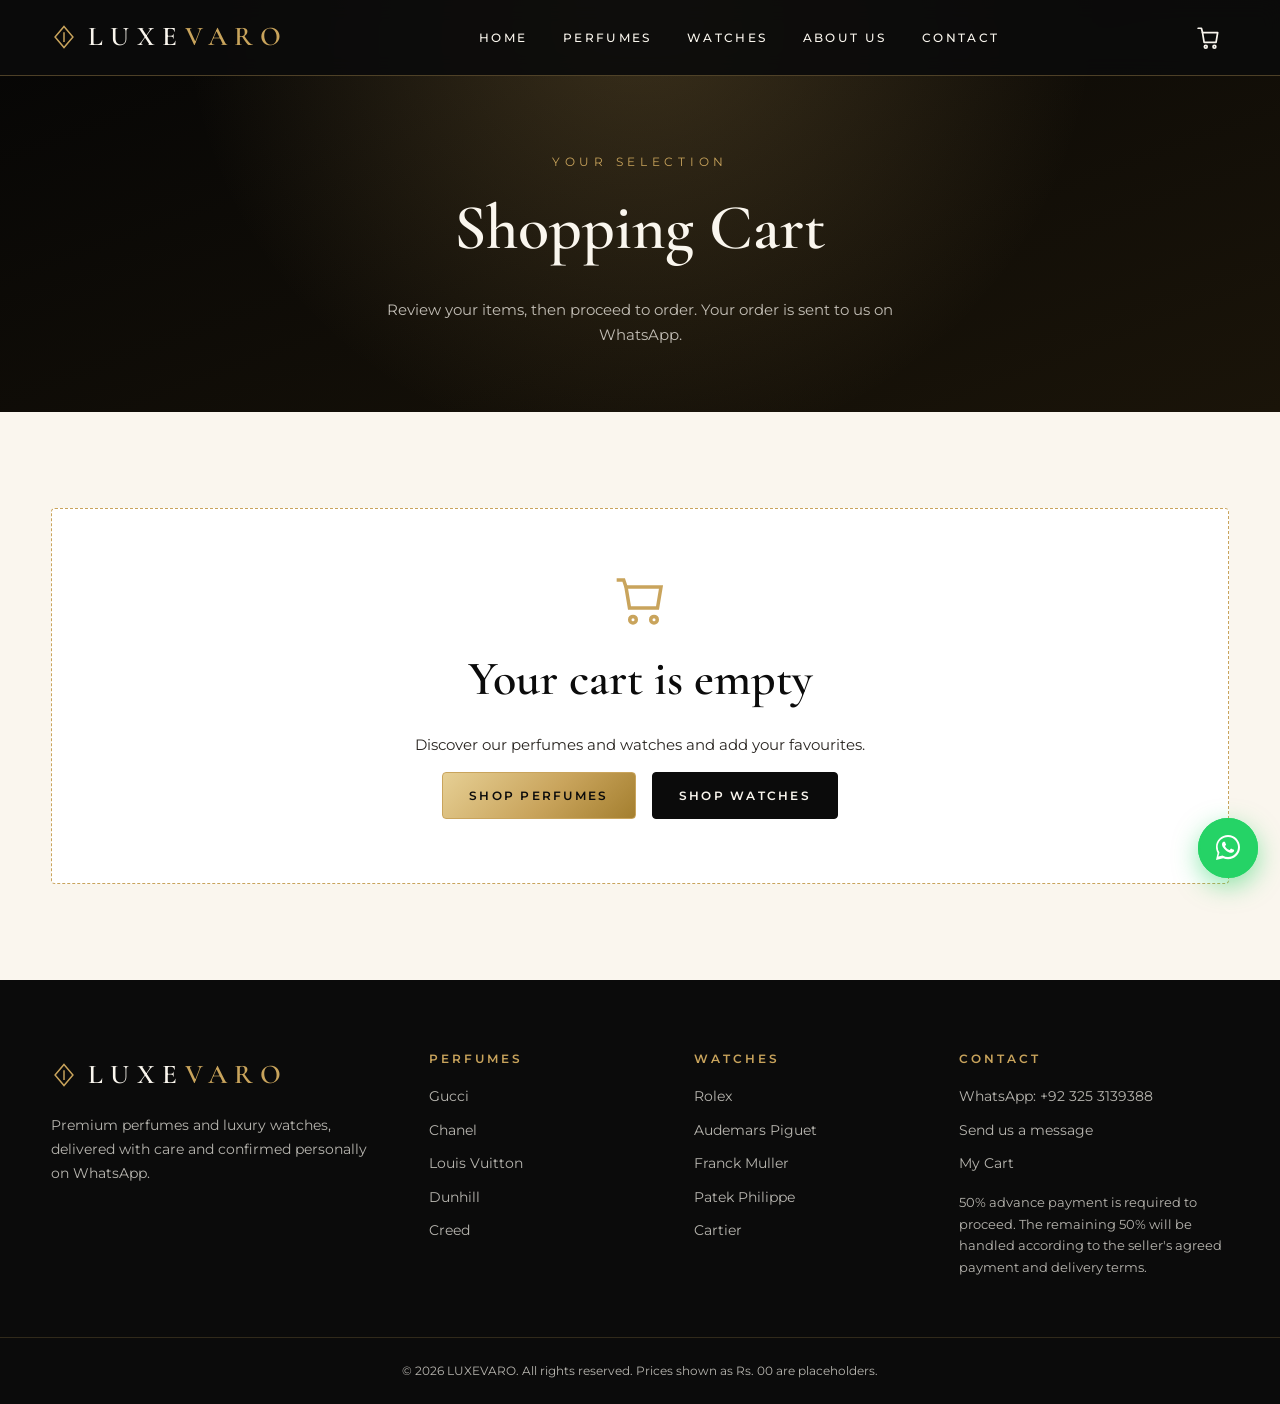
<file: cart.html>
<!DOCTYPE html>
<html lang="en" class="no-js">
<head>
  <meta charset="UTF-8">
  <meta name="viewport" content="width=device-width, initial-scale=1">
  <title>Shopping Cart | LUXEVARO</title>
  <meta name="description" content="Review your LUXEVARO cart and place your order via WhatsApp.">
  <link rel="icon" type="image/svg+xml" href="assets/images/favicon.svg">
  <link rel="preconnect" href="https://fonts.googleapis.com">
  <link rel="preconnect" href="https://fonts.gstatic.com" crossorigin>
  <link href="https://fonts.googleapis.com/css2?family=Cormorant+Garamond:ital,wght@0,500;0,600;0,700;1,500&family=Montserrat:wght@400;500;600&display=swap" rel="stylesheet">
  <link rel="stylesheet" href="css/style.css">
</head>
<body>
  <!-- Header is built by js/main.js -->
  <header id="site-header"></header>

  <main>
    <section class="page-hero">
      <div class="container">
        <span class="eyebrow">Your Selection</span>
        <h1>Shopping Cart</h1>
        <p>Review your items, then proceed to order. Your order is sent to us on WhatsApp.</p>
      </div>
    </section>

    <section class="section">
      <div class="container">
        <!-- Cart contents are rendered by js/cart.js -->
        <div id="cart-root" aria-live="polite"></div>
      </div>
    </section>
  </main>

  <!-- ORDER MODAL -->
  <div class="modal" id="order-modal" role="dialog" aria-modal="true" aria-labelledby="order-title">
    <div class="modal-dialog">
      <div class="modal-head">
        <h3 id="order-title">Delivery Details</h3>
        <button type="button" class="modal-close" data-close-modal aria-label="Close">&times;</button>
      </div>
      <div class="modal-body">
        <form id="order-form" novalidate>
          <p class="lead">Fill in your details. We will open WhatsApp with your order message ready to send.</p>
          <div class="form-row">
            <div class="field"><label for="o-name">Full Name</label><input id="o-name" name="name" type="text" autocomplete="name"><span class="error">Please enter your full name.</span></div>
            <div class="field"><label for="o-phone">Contact Number</label><input id="o-phone" name="phone" type="tel" autocomplete="tel" placeholder="+92 300 0000000"><span class="error">Please enter a valid contact number.</span></div>
          </div>
          <div class="field"><label for="o-city">City</label><input id="o-city" name="city" type="text" autocomplete="address-level2"><span class="error">Please enter your city.</span></div>
          <div class="field"><label for="o-address">Complete Delivery Address</label><textarea id="o-address" name="address" autocomplete="street-address"></textarea><span class="error">Please enter your complete address (at least 10 characters).</span></div>
          <div class="field"><label for="o-notes">Notes <span class="opt">(optional)</span></label><textarea id="o-notes" name="notes" style="min-height:70px"></textarea></div>

          <div class="terms-box">
            <p><strong>Payment terms:</strong> 50% advance payment. The remaining 50% will be handled according to the seller's agreed payment and delivery terms.</p>
            <p><strong>Please note:</strong> your order is confirmed only after the seller responds on WhatsApp.</p>
          </div>
          <div class="check">
            <input type="checkbox" id="o-agree" name="agree">
            <label for="o-agree" style="text-transform:none;letter-spacing:0;font-weight:400;margin:0">I understand the payment terms and that my order is confirmed only after the seller replies on WhatsApp.</label>
          </div>
          <button type="submit" class="btn btn-gold" style="width:100%">Send Order on WhatsApp</button>
        </form>

        <div class="redirect-note" id="order-redirect" hidden>
          <h3>Opening WhatsApp...</h3>
          <p>Send the pre-filled message to complete your request. If WhatsApp does not open automatically, use the button below.</p>
          <a class="btn btn-gold" id="order-whatsapp-link" href="#" target="_self">Open WhatsApp</a>
          <p class="mt-2" style="font-size:.85rem"><a href="#" data-close-modal style="text-decoration:underline">Back to cart</a></p>
        </div>
      </div>
    </div>
  </div>

  <footer id="site-footer"></footer>

  <script src="js/products.js"></script>
  <script src="js/cart.js"></script>
  <script src="js/main.js"></script>
</body>
</html>
</file>
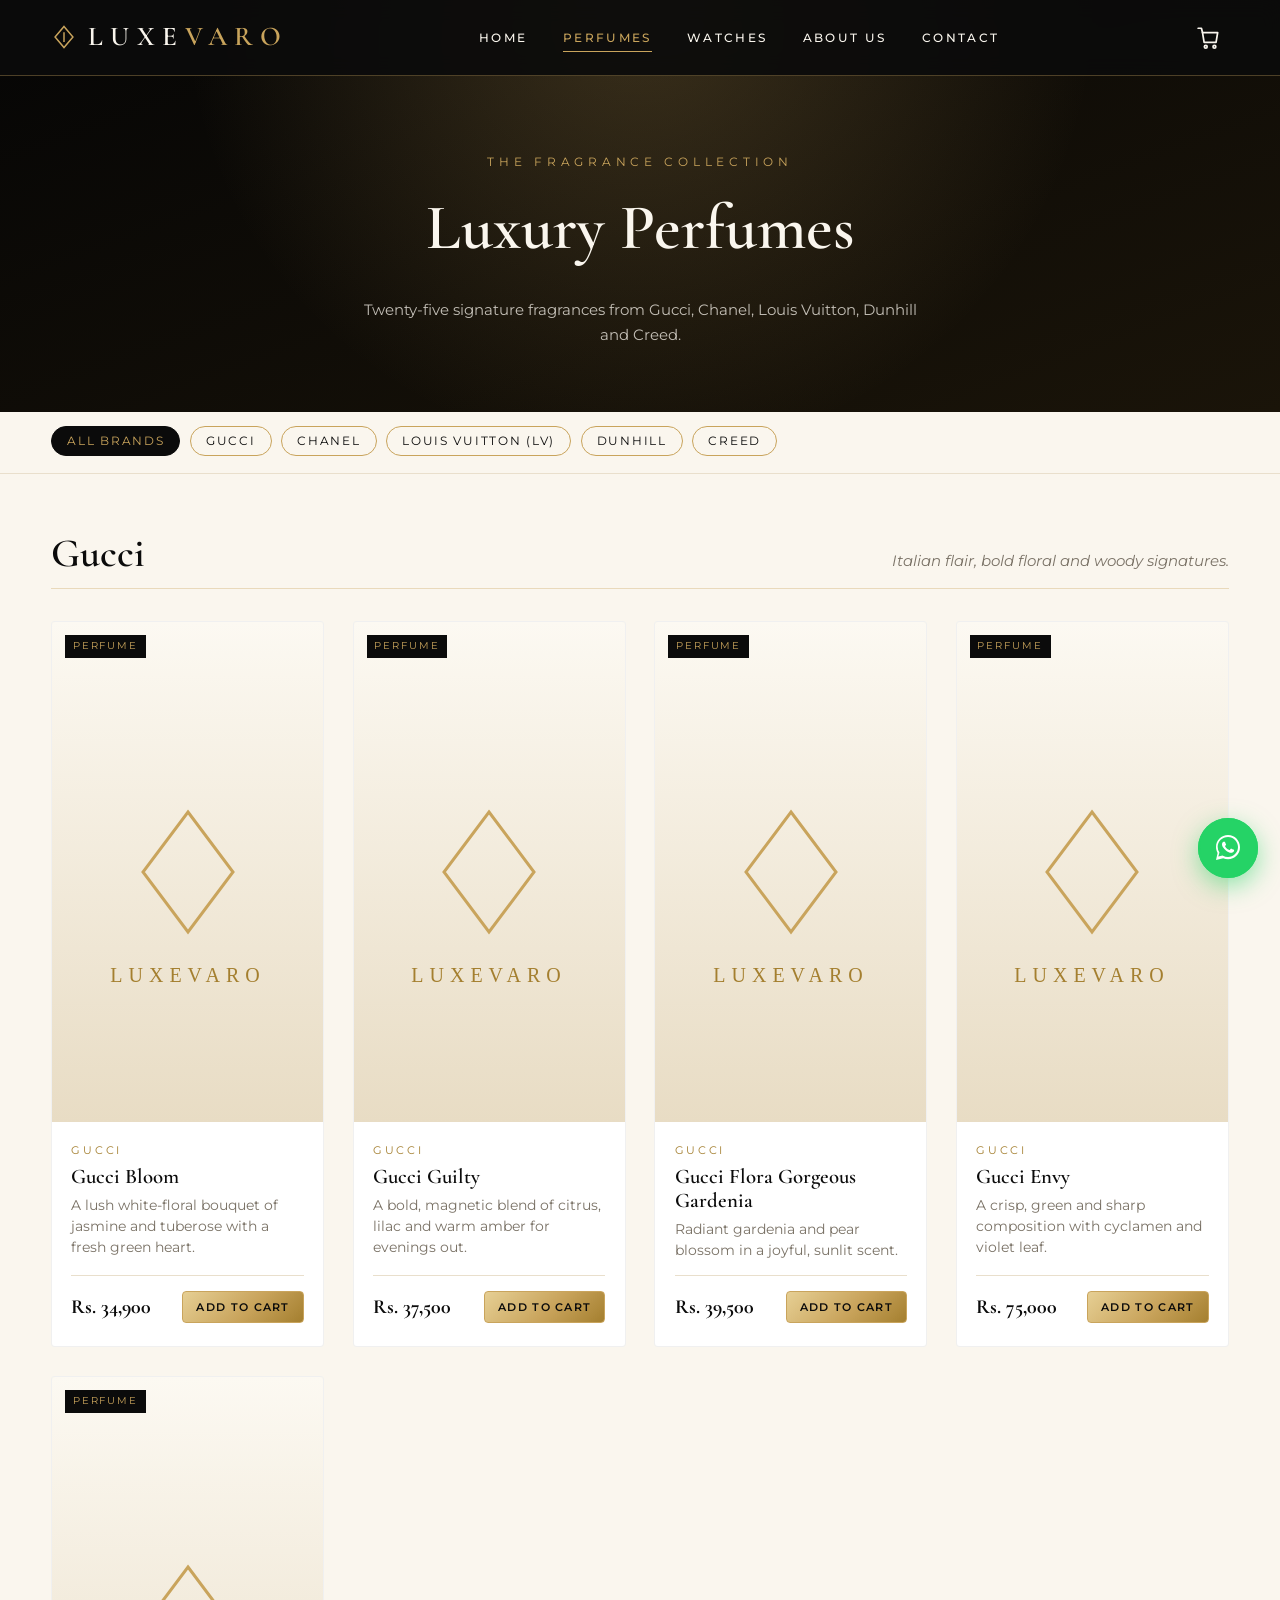
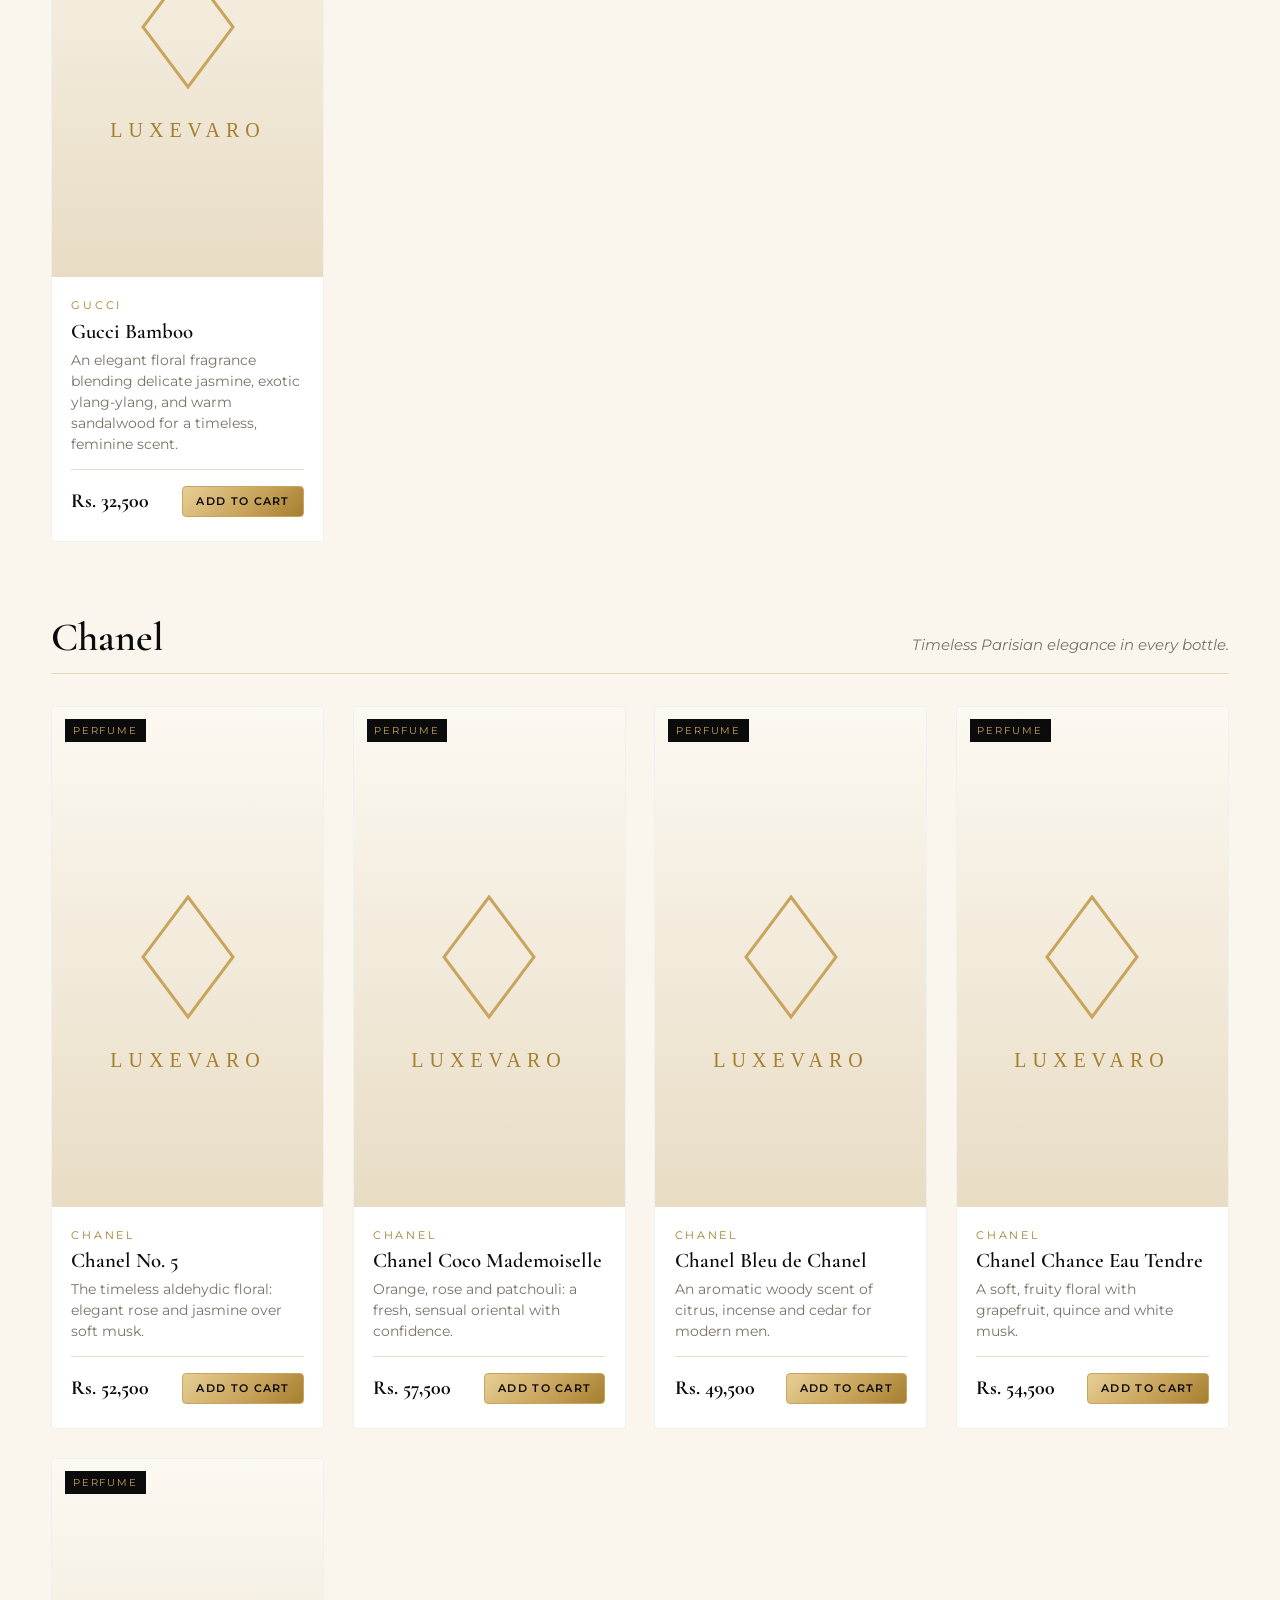
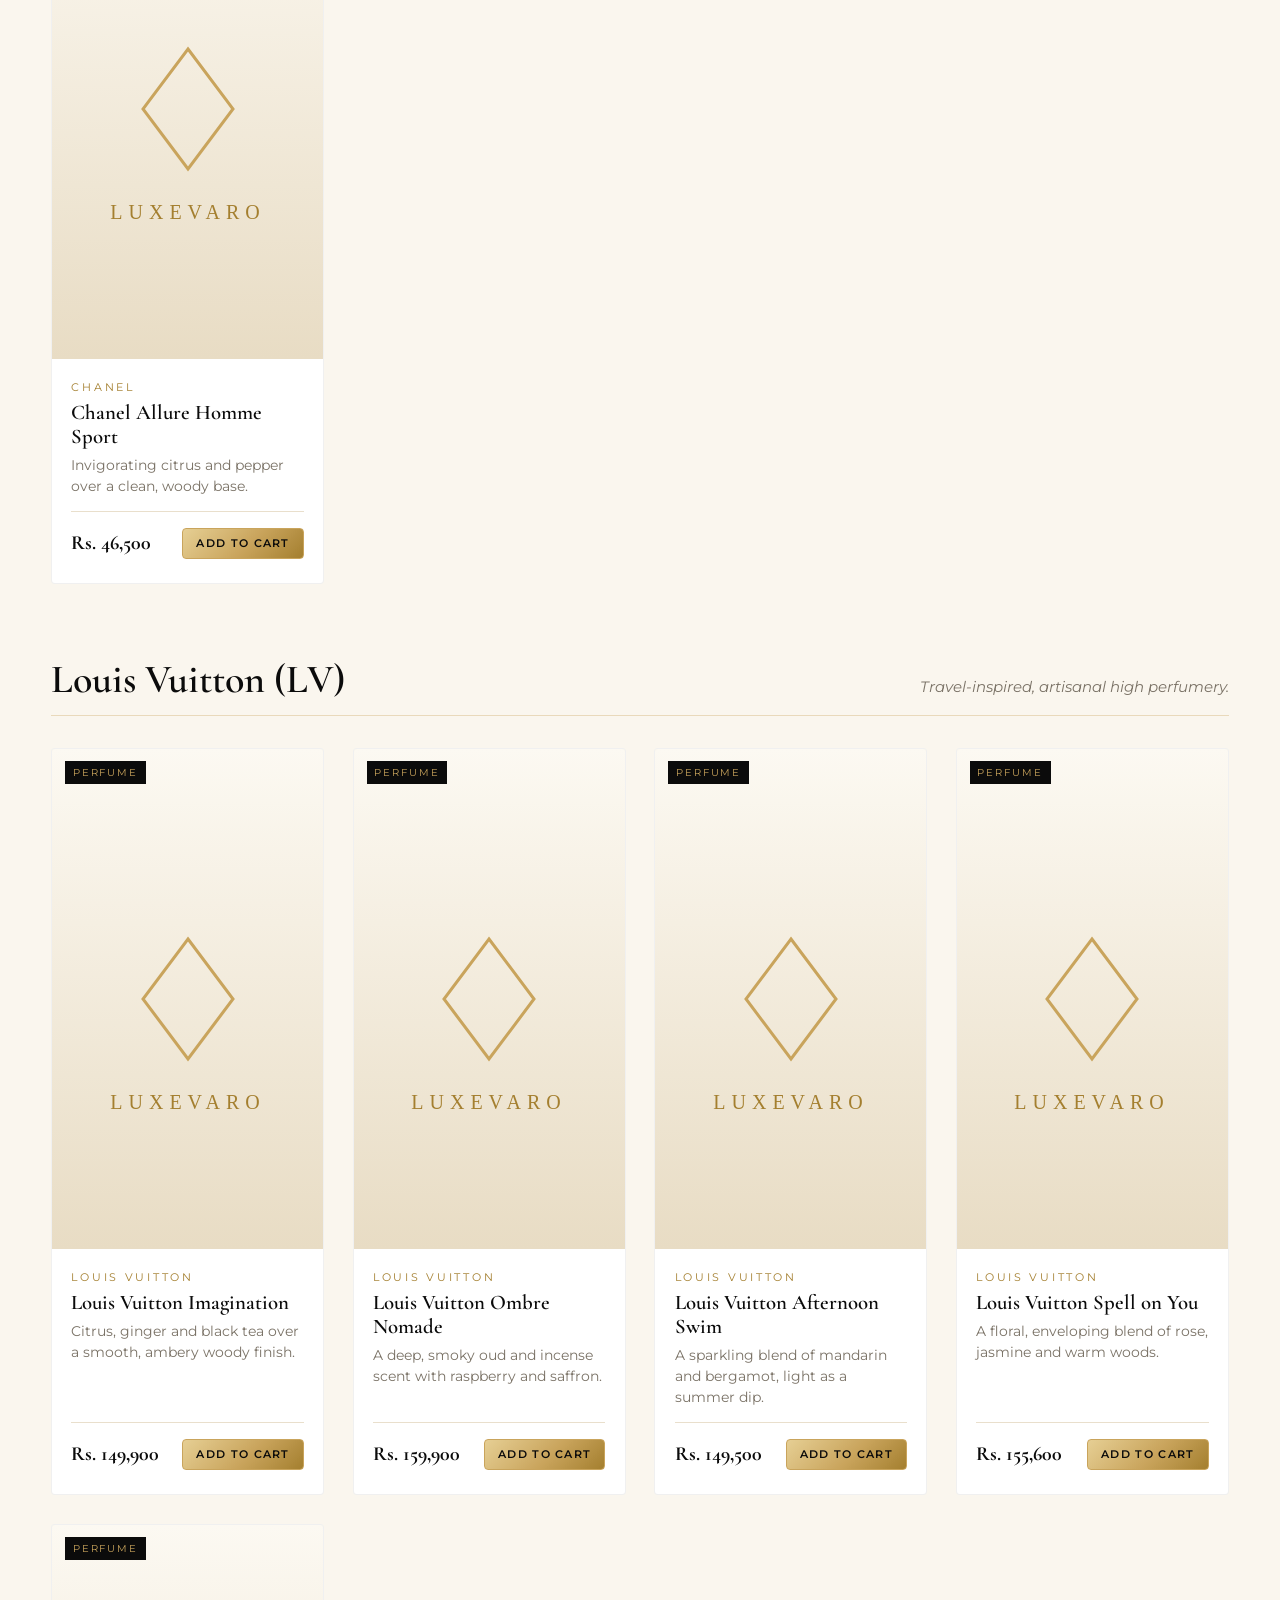
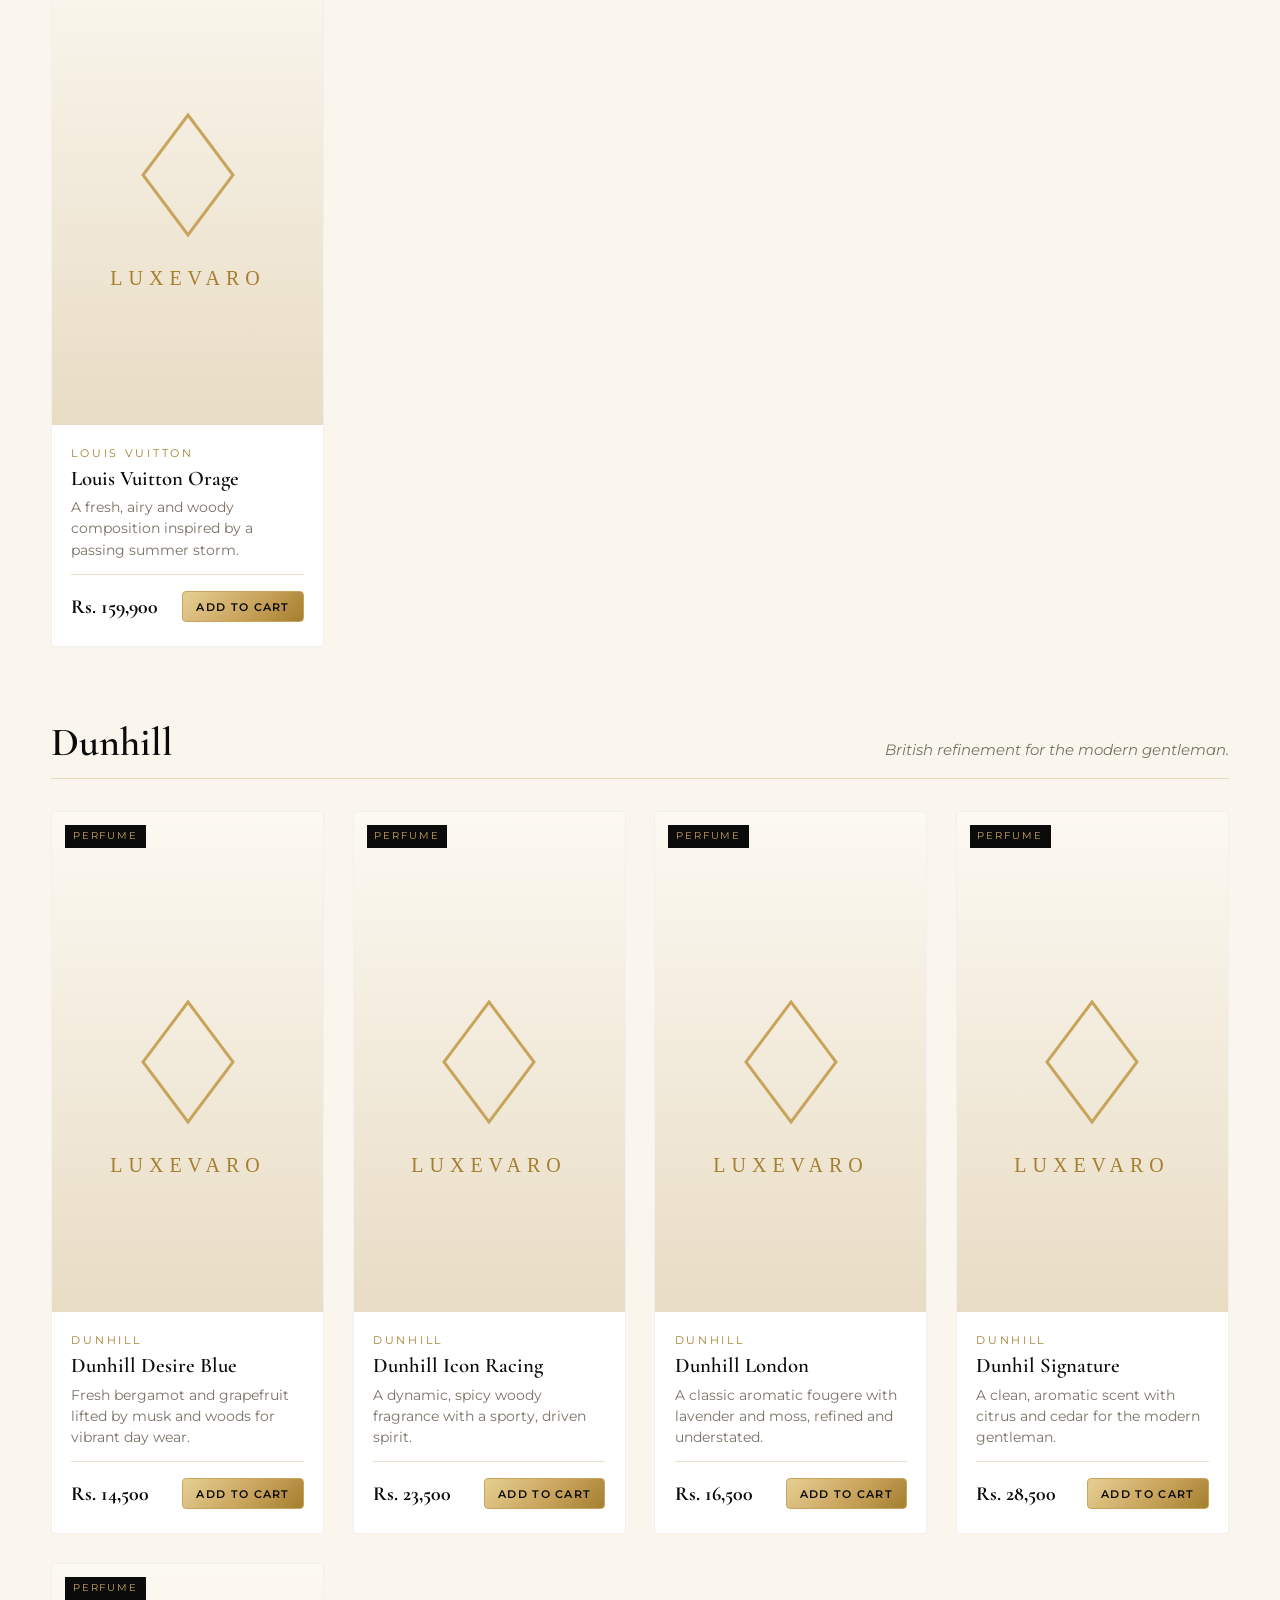
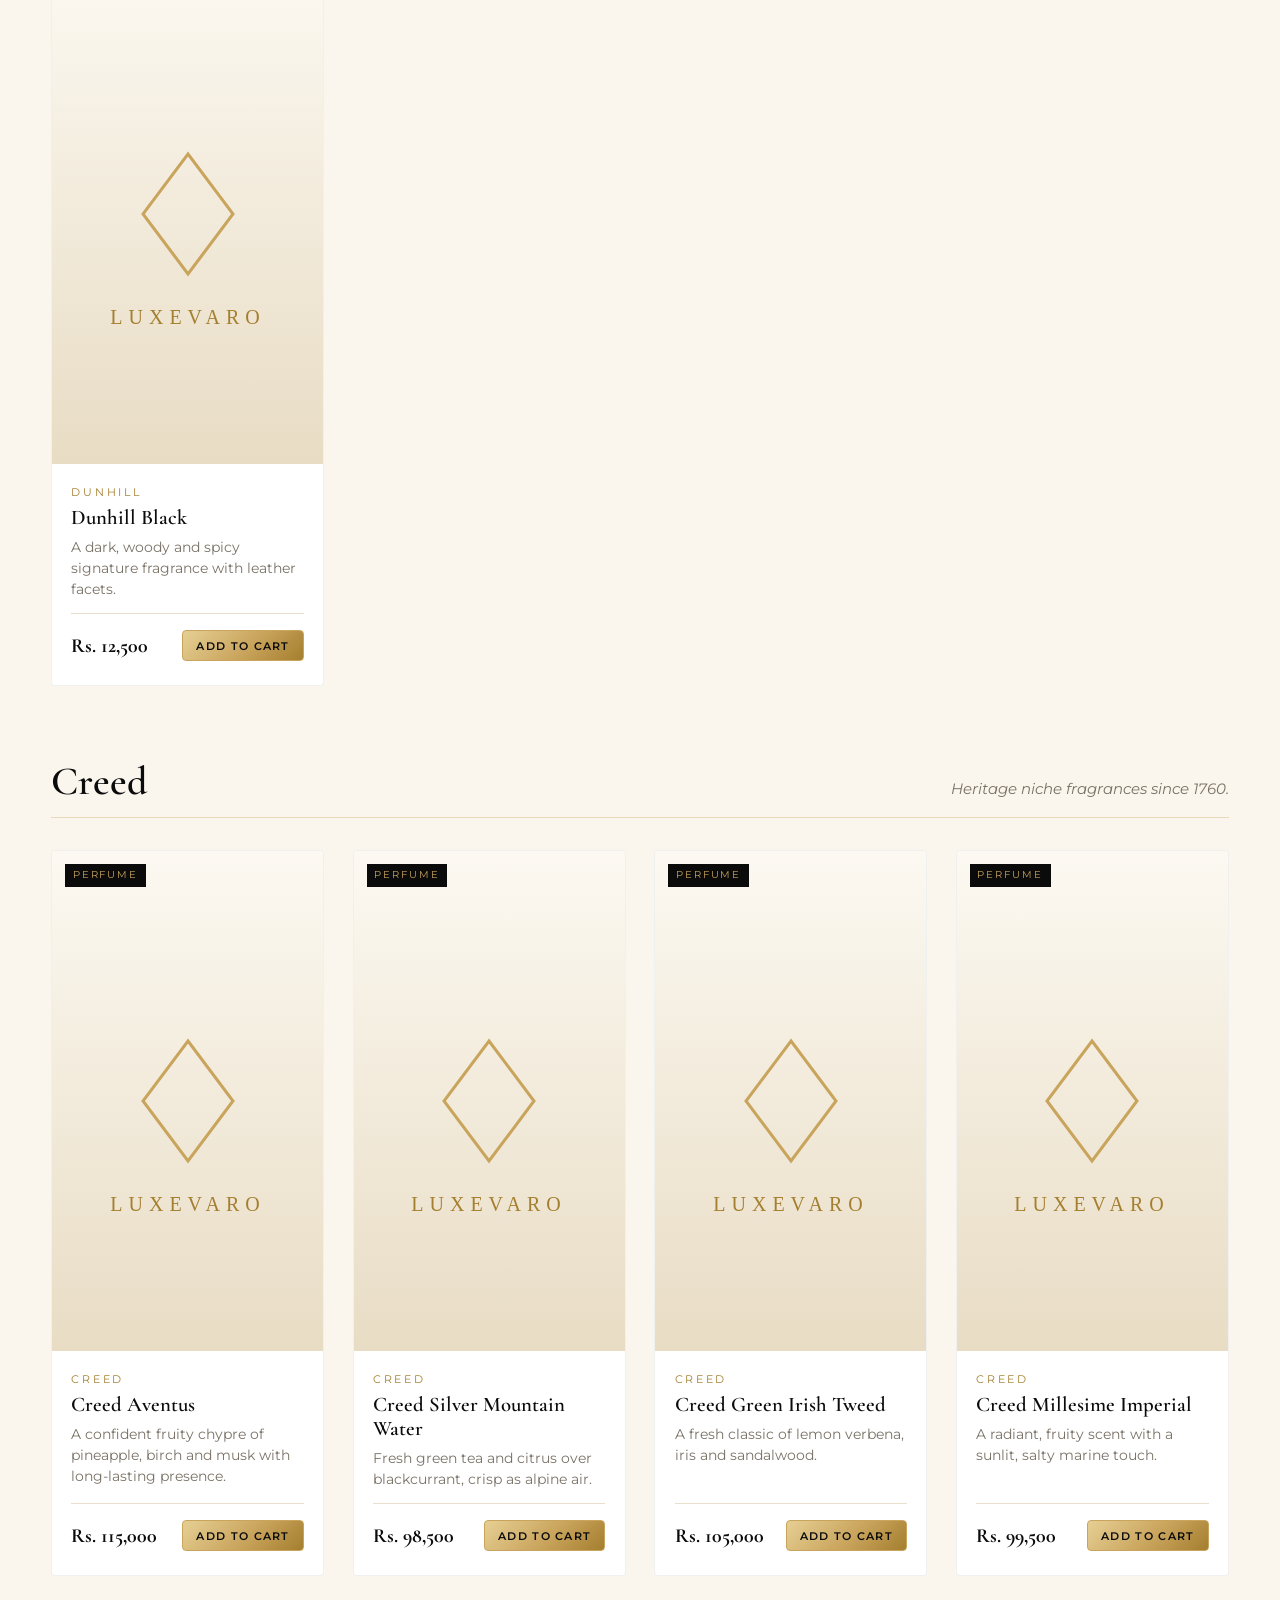
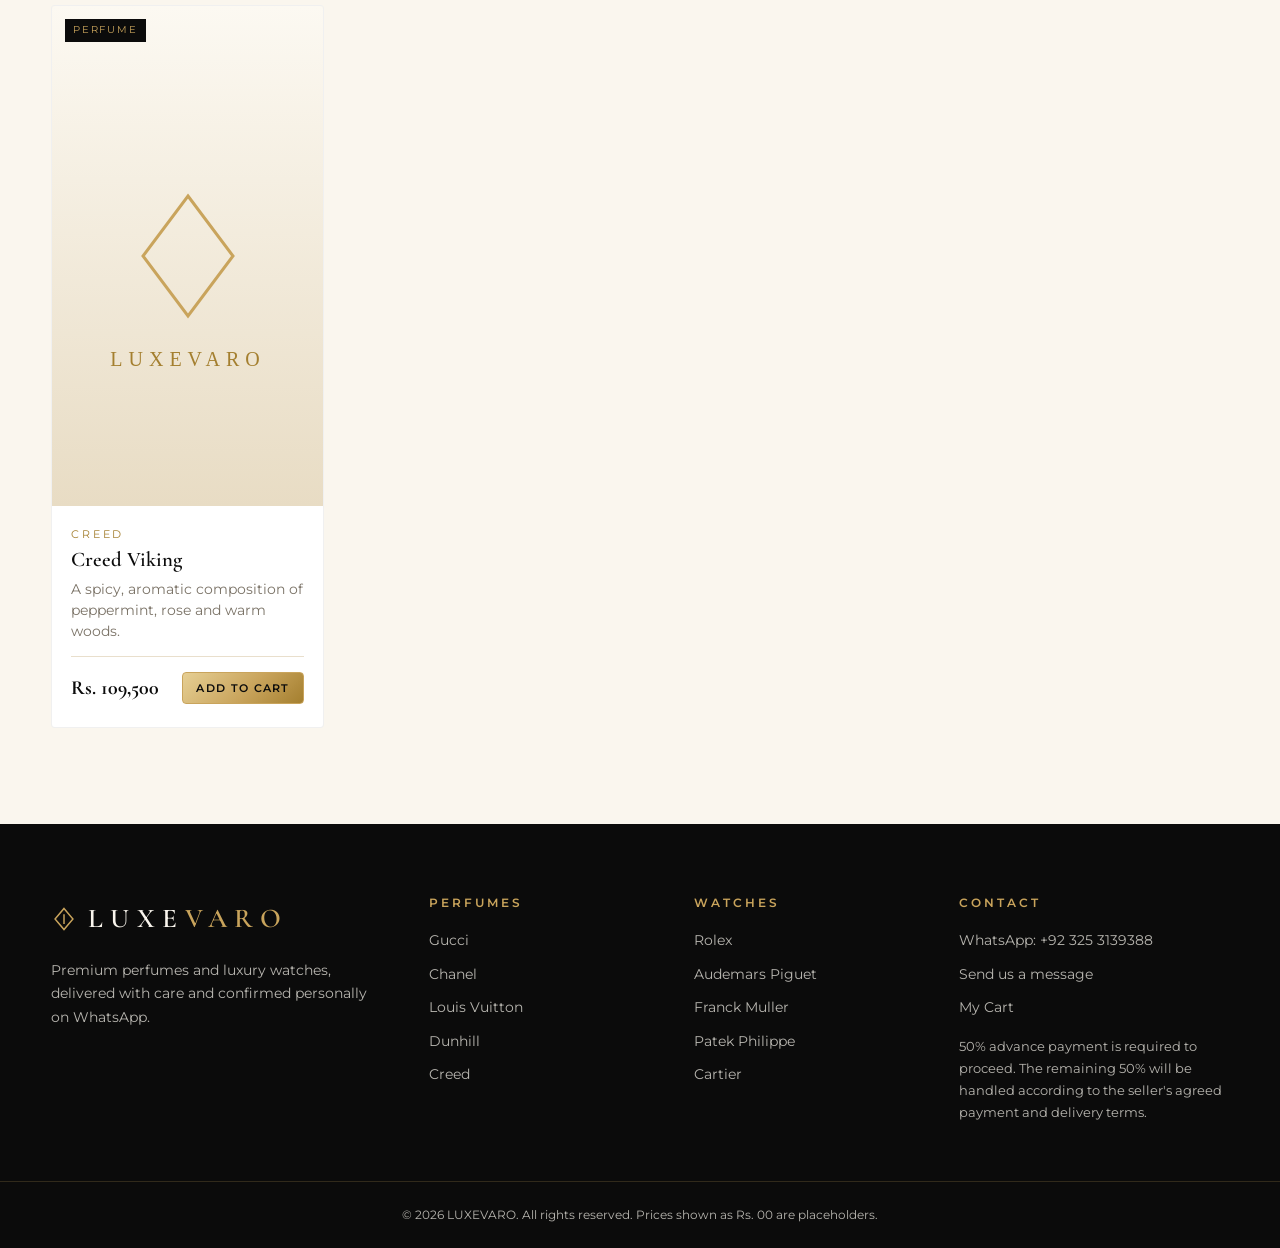
<file: perfumes.html>
<!DOCTYPE html>
<html lang="en" class="no-js">
<head>
  <meta charset="UTF-8">
  <meta name="viewport" content="width=device-width, initial-scale=1">
  <title>Perfumes | LUXEVARO</title>
  <meta name="description" content="Shop 25 luxury perfumes from Gucci, Chanel, Louis Vuitton, Dunhill and Creed.">
  <link rel="icon" type="image/svg+xml" href="assets/images/favicon.svg">
  <link rel="preconnect" href="https://fonts.googleapis.com">
  <link rel="preconnect" href="https://fonts.gstatic.com" crossorigin>
  <link href="https://fonts.googleapis.com/css2?family=Cormorant+Garamond:ital,wght@0,500;0,600;0,700;1,500&family=Montserrat:wght@400;500;600&display=swap" rel="stylesheet">
  <link rel="stylesheet" href="css/style.css">
</head>
<body>
  <!-- Header is built by js/main.js -->
  <header id="site-header"></header>

  <main>
    <section class="page-hero">
      <div class="container">
        <span class="eyebrow">The Fragrance Collection</span>
        <h1>Luxury Perfumes</h1>
        <p>Twenty-five signature fragrances from Gucci, Chanel, Louis Vuitton, Dunhill and Creed.</p>
      </div>
    </section>

    <!-- Brand filter (built by main.js) -->
    <div class="filter-bar">
      <div class="container"><div class="chips" id="brand-chips" role="toolbar" aria-label="Filter by brand"></div></div>
    </div>

    <!-- Products grouped by brand (built by main.js from js/products.js) -->
    <div class="container" style="padding-bottom:5rem">
      <div id="catalogue" data-category="perfume"></div>
    </div>
  </main>

  <footer id="site-footer"></footer>

  <script src="js/products.js"></script>
  <script src="js/cart.js"></script>
  <script src="js/main.js"></script>
</body>
</html>
</file>
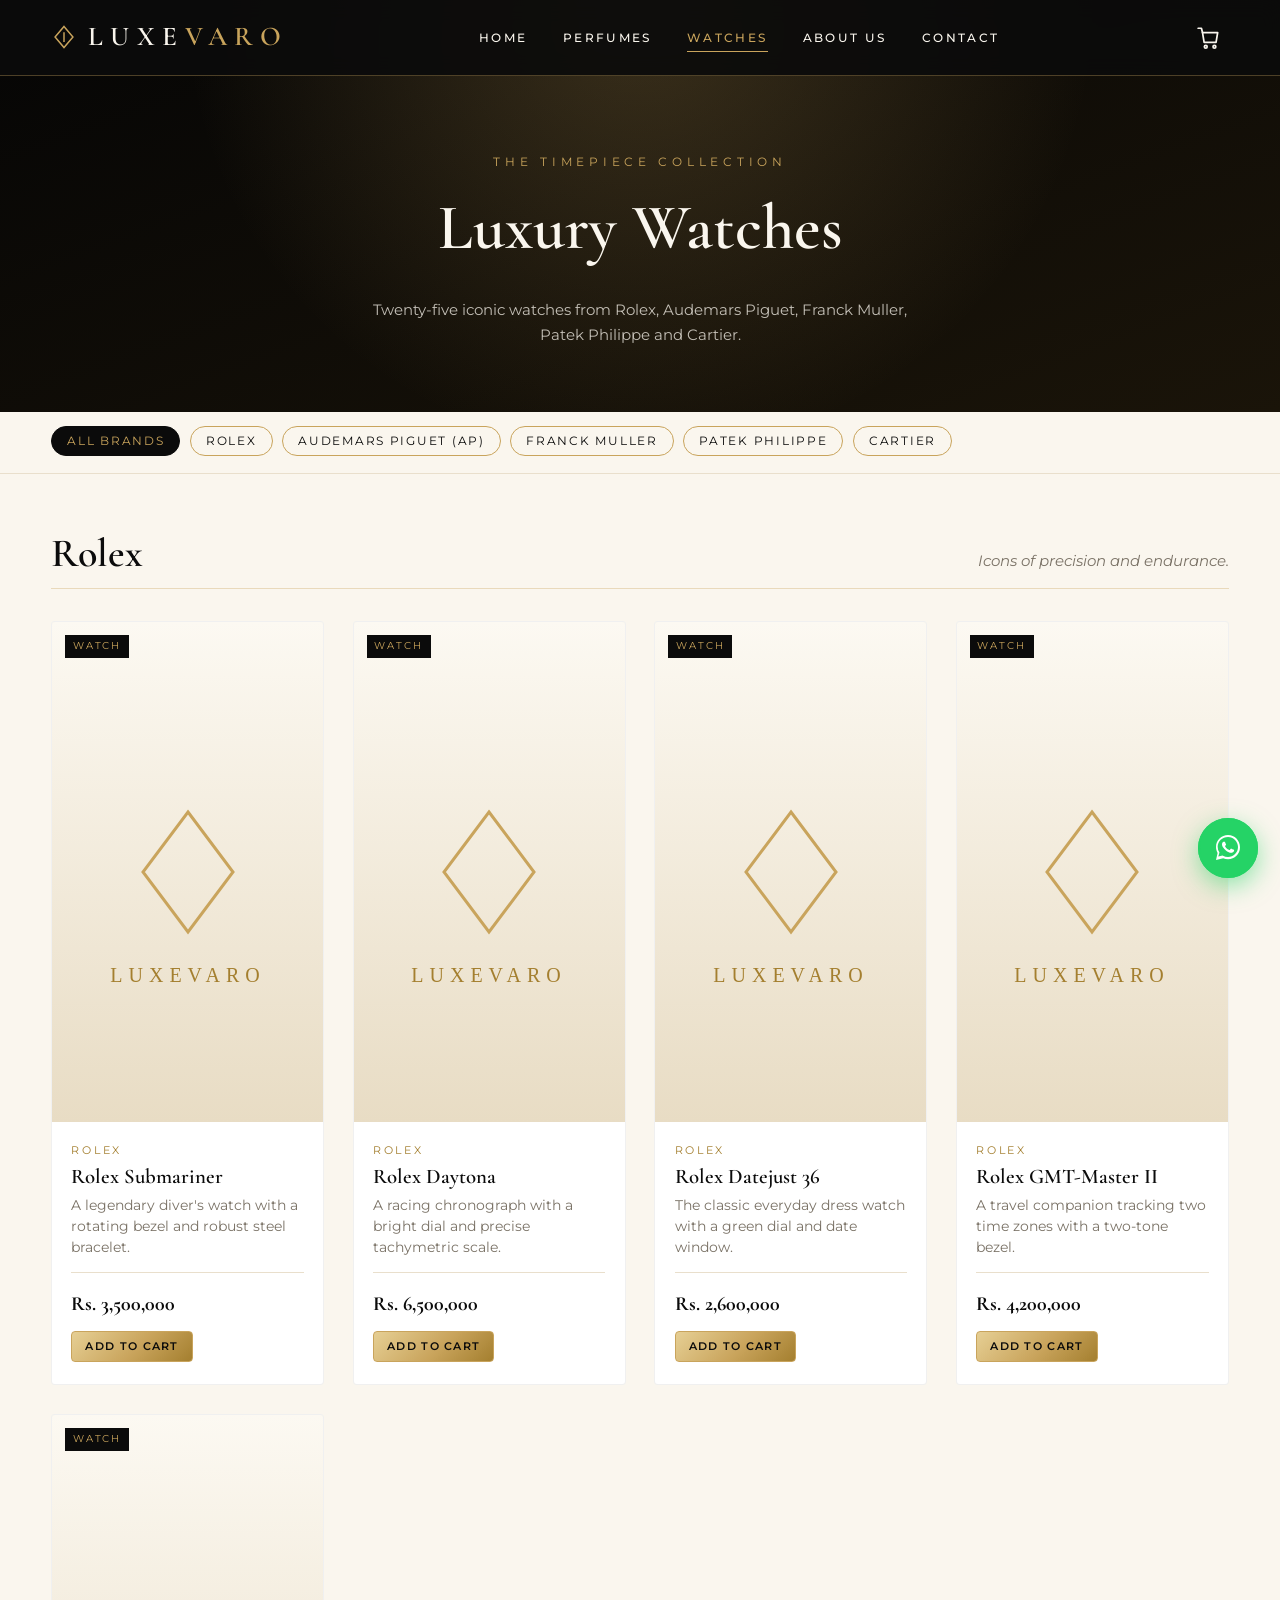
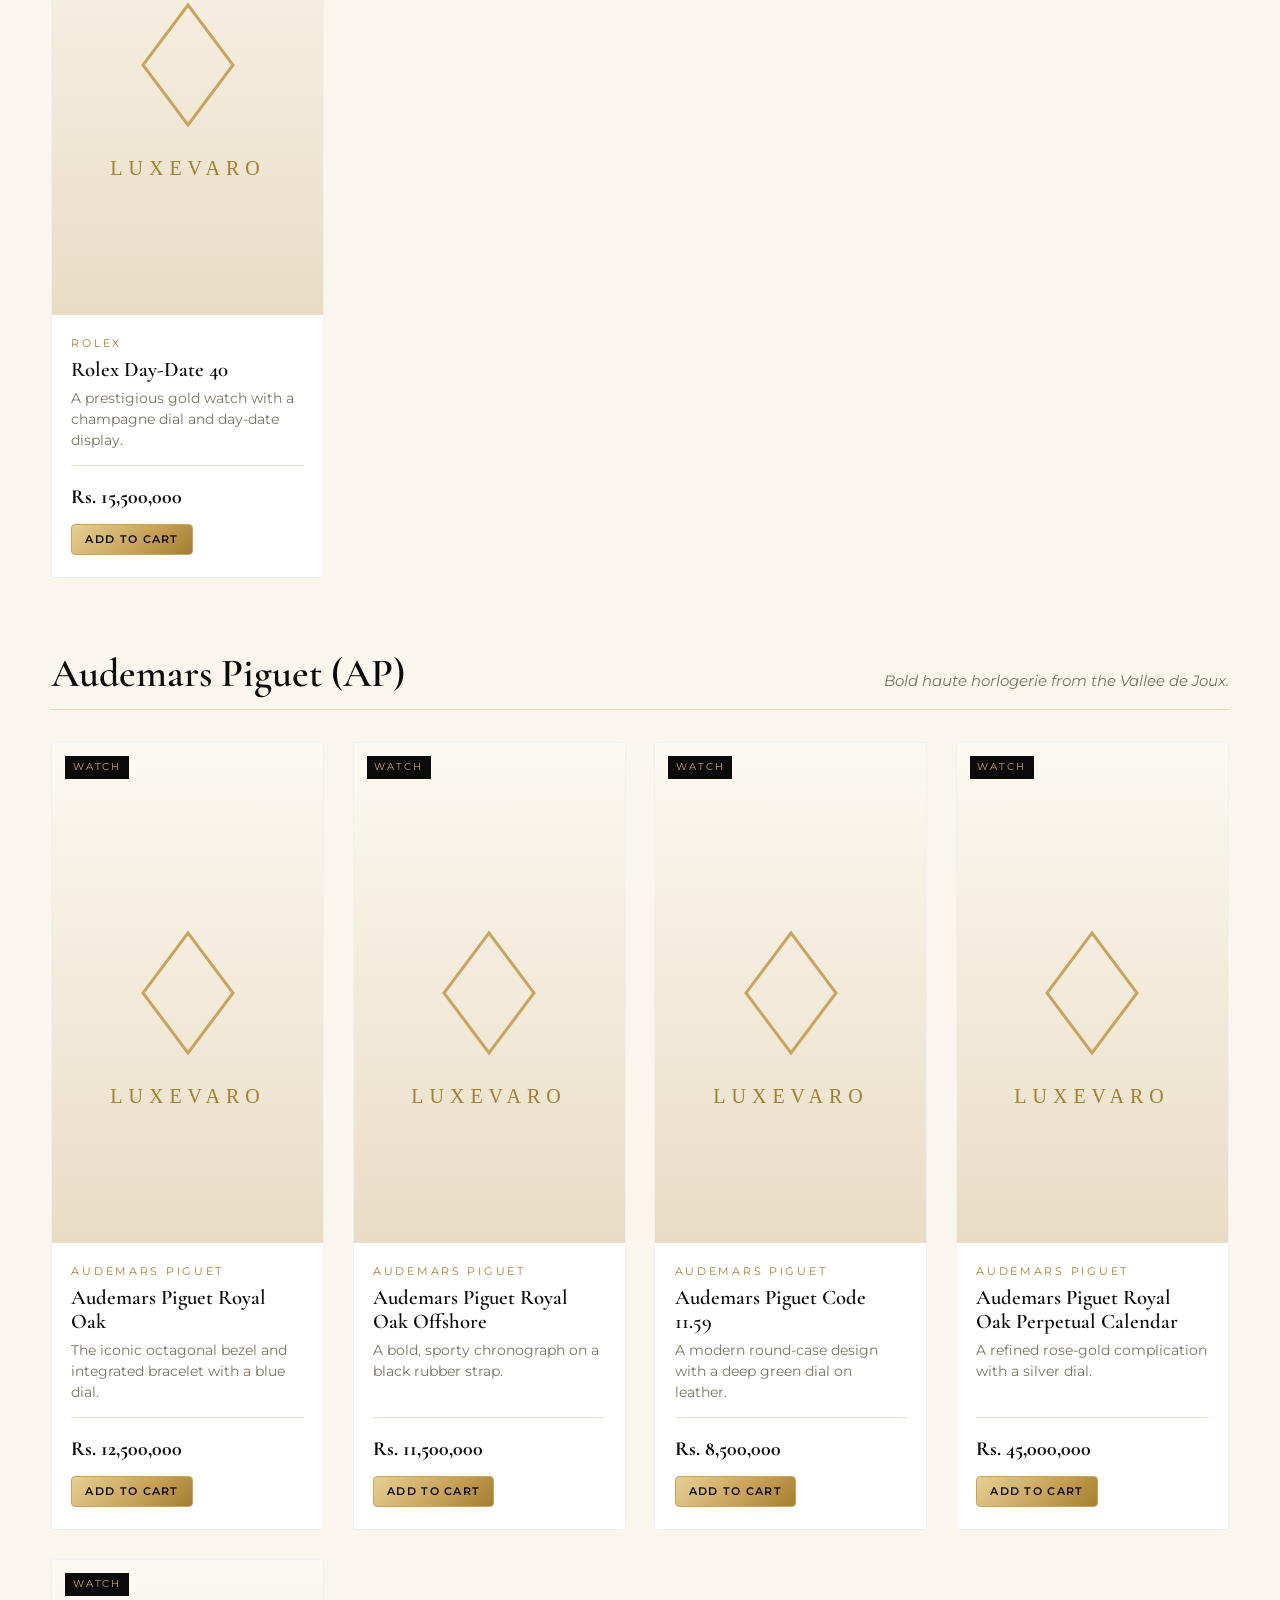
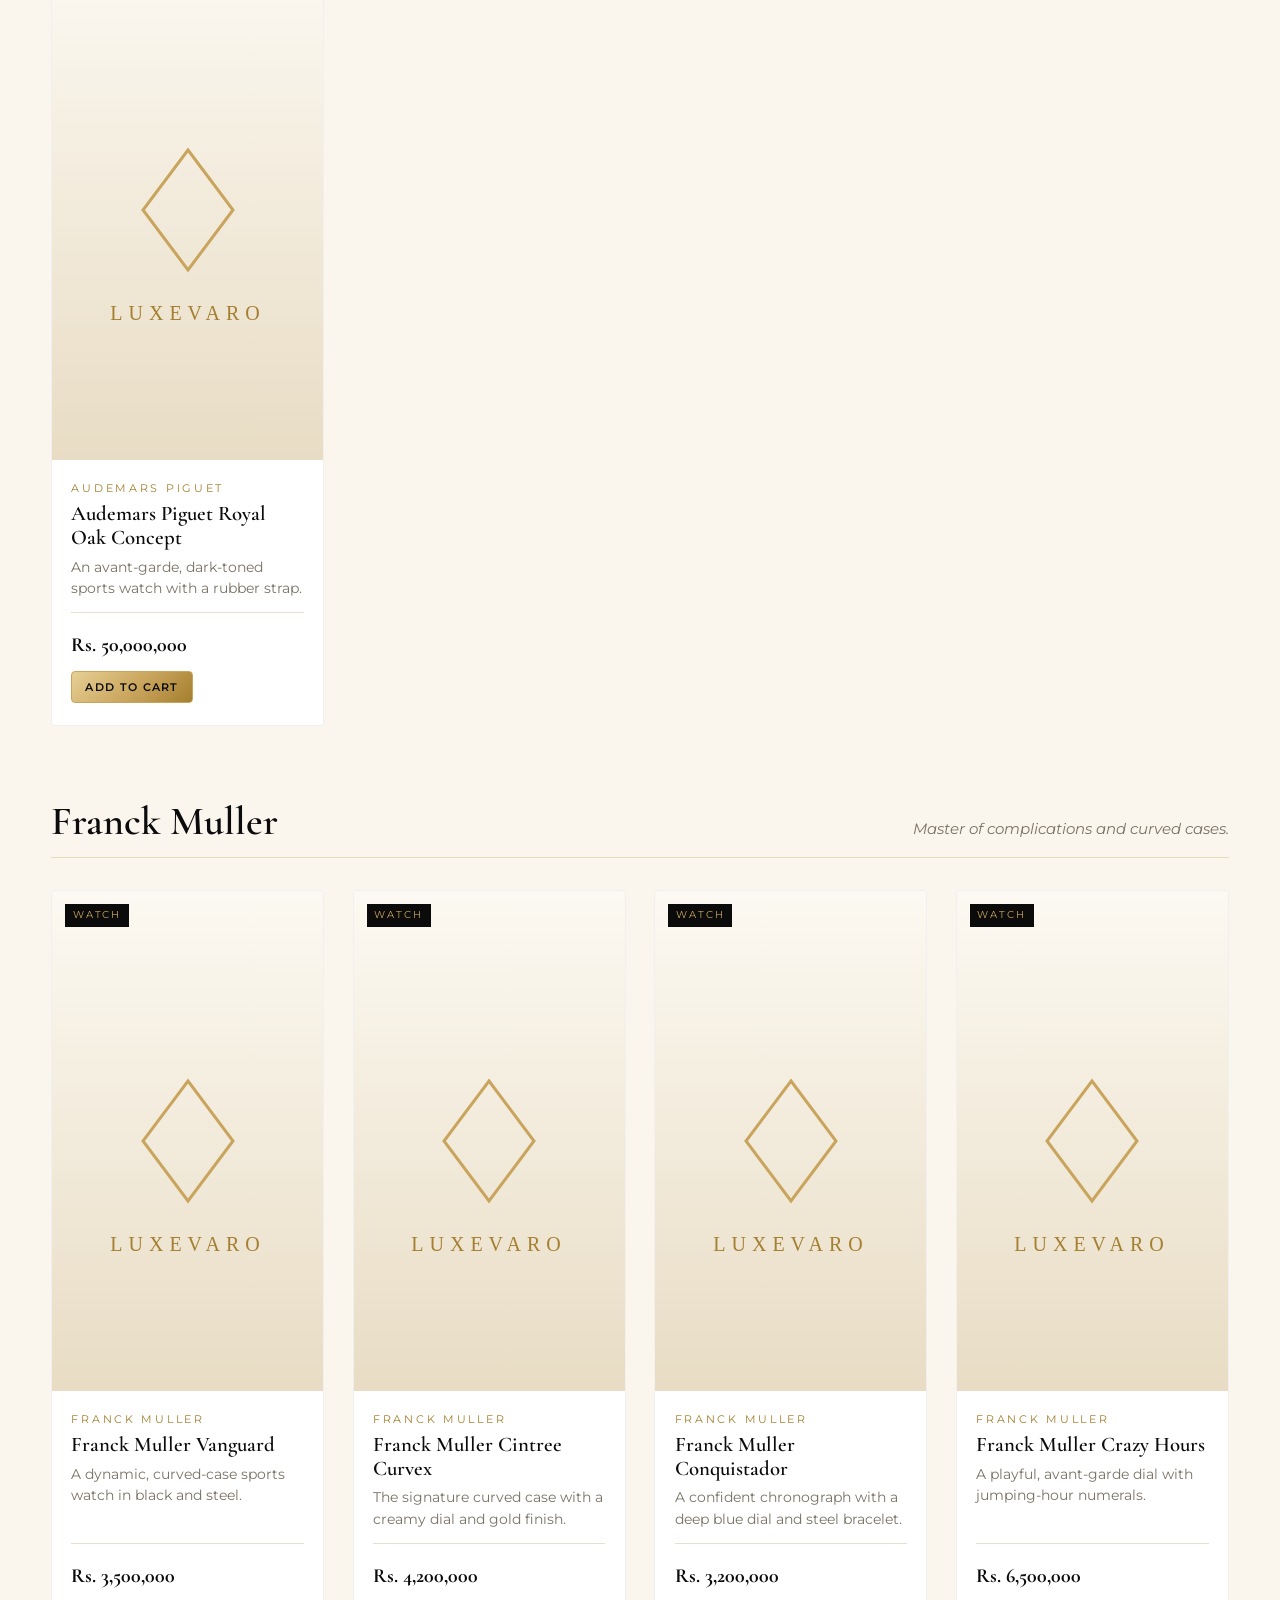
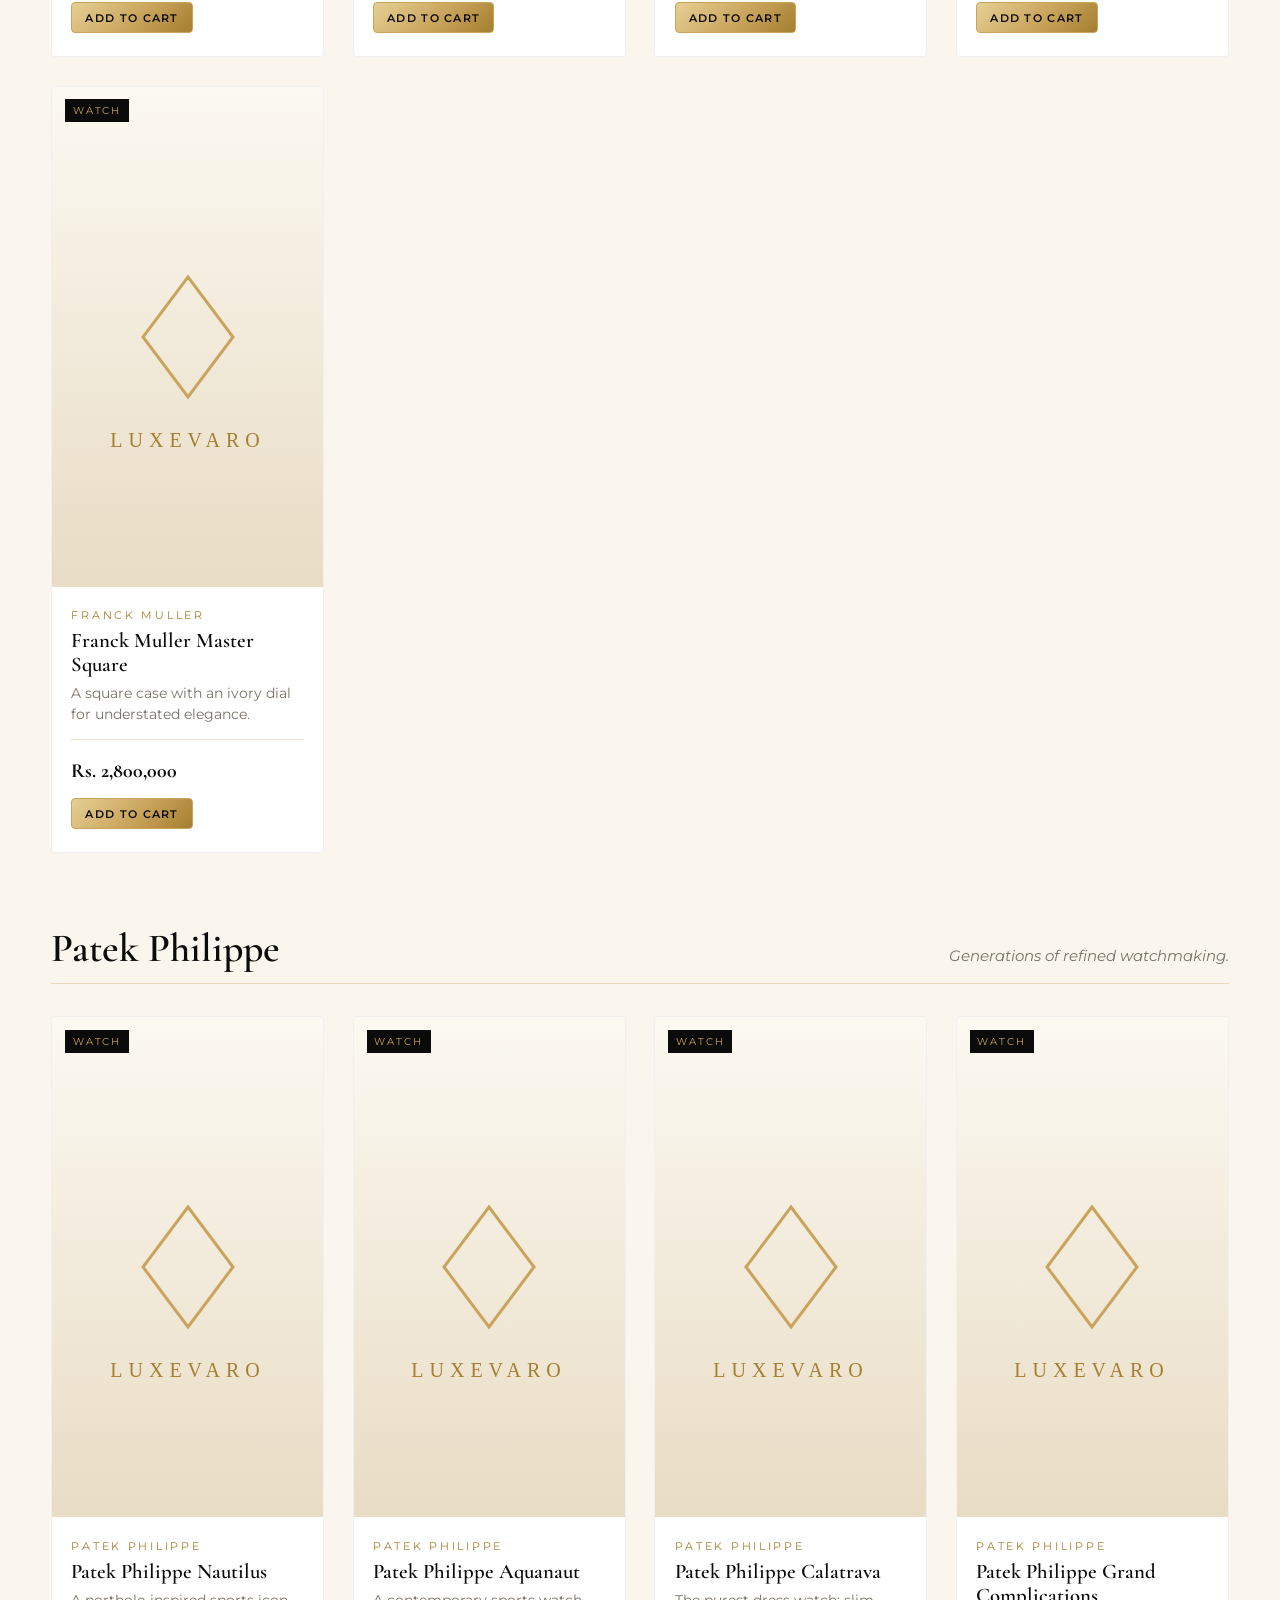
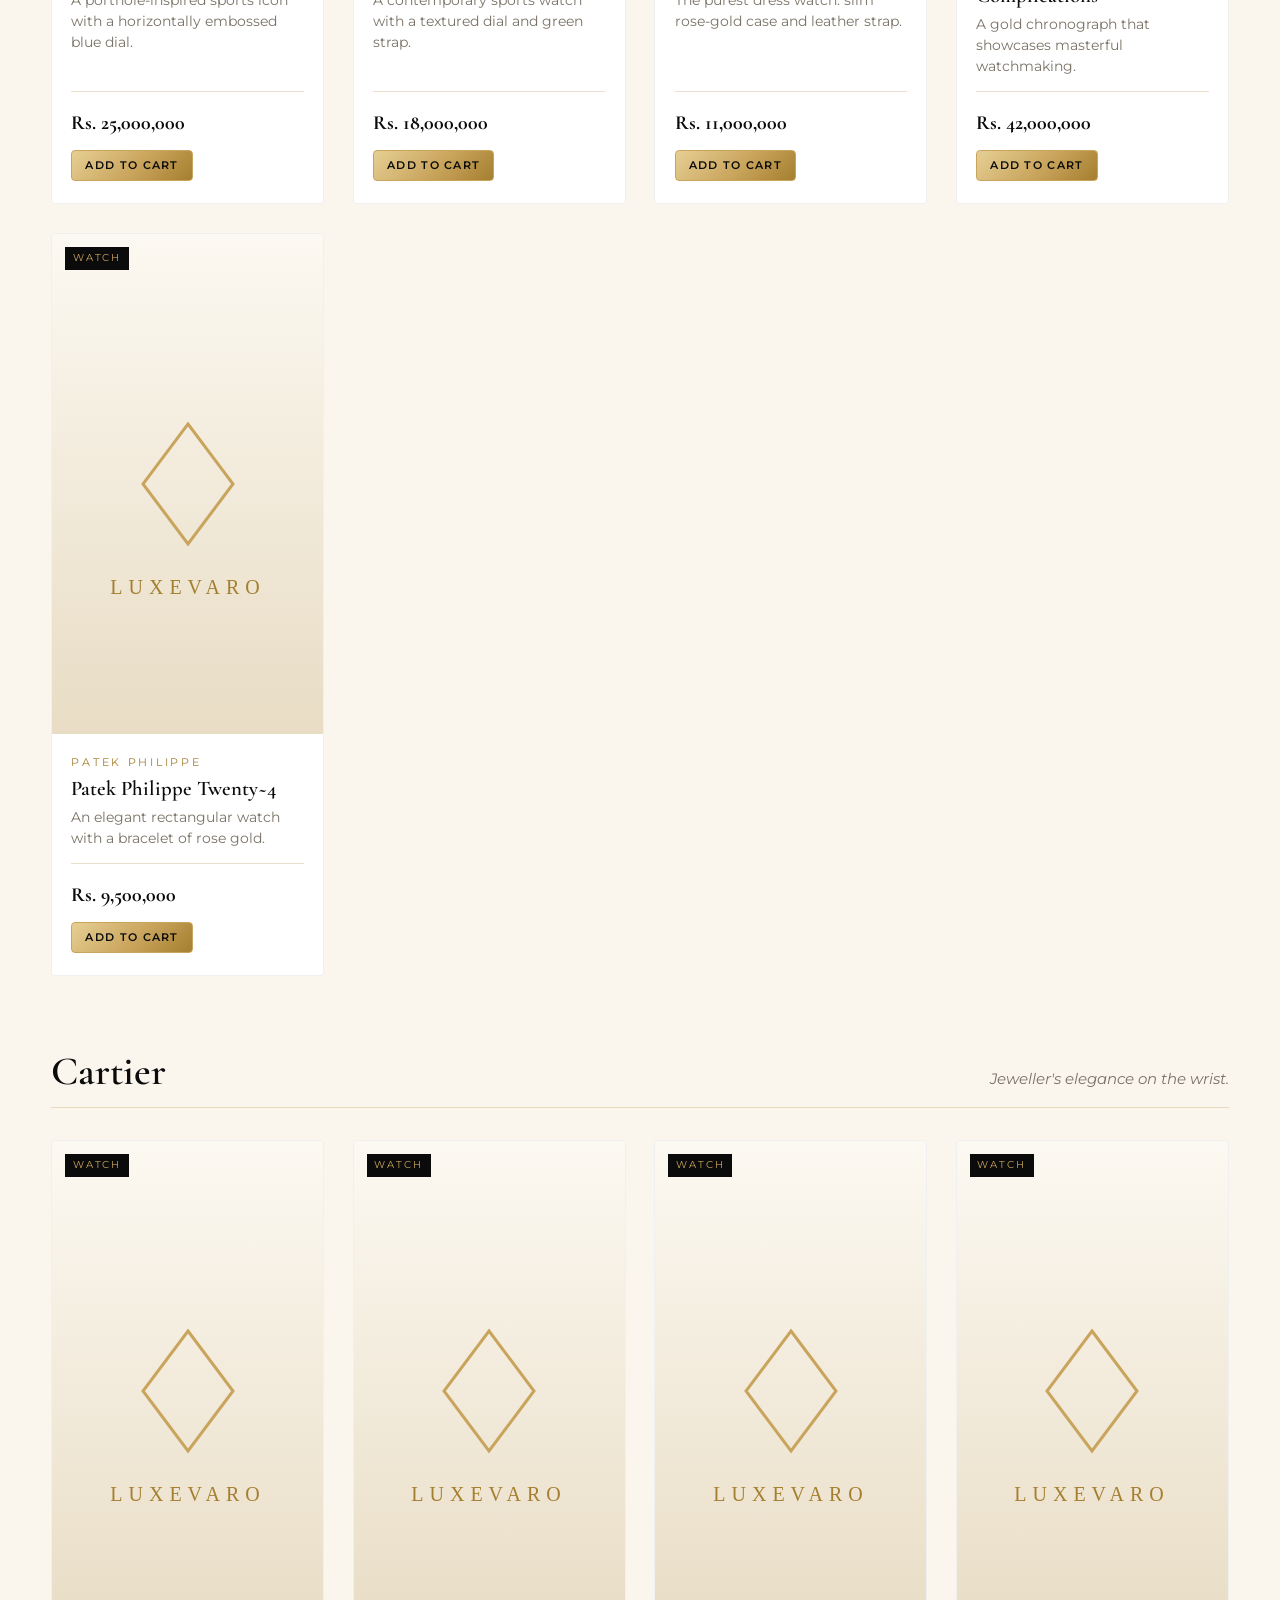
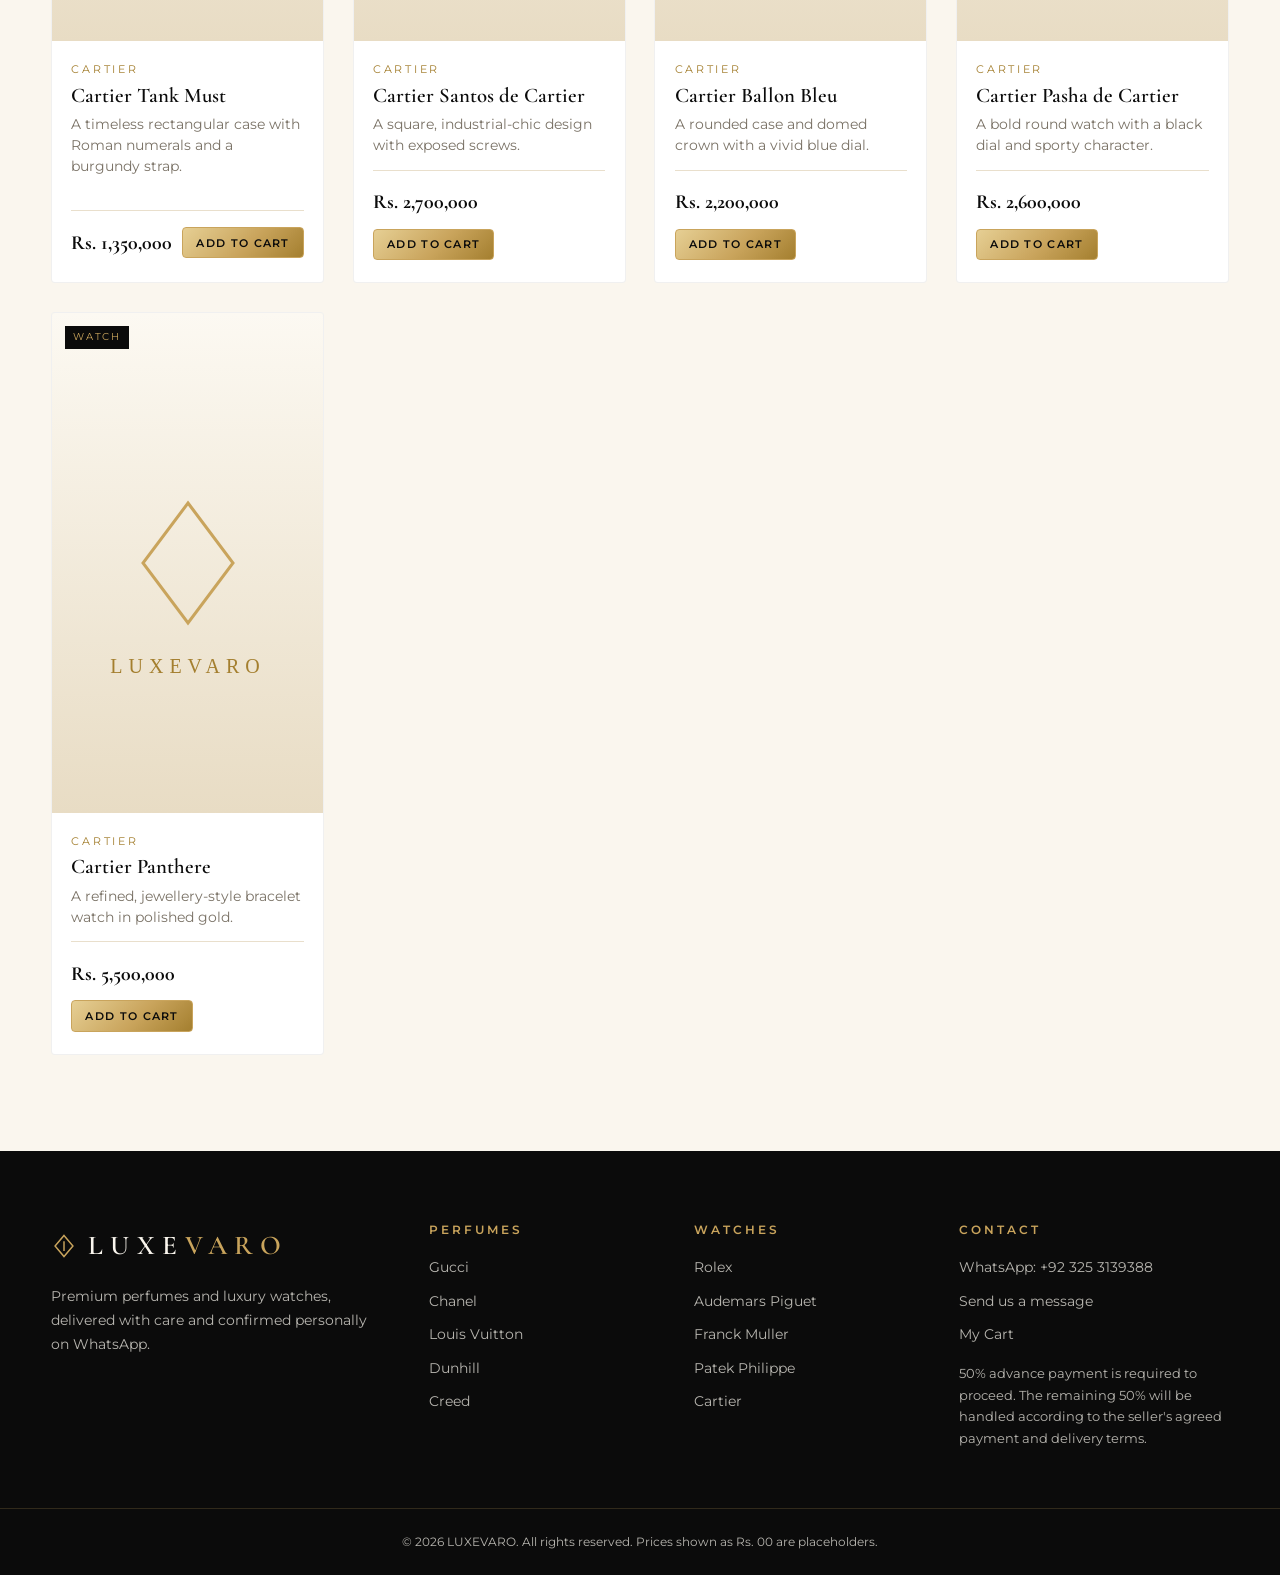
<file: watches.html>
<!DOCTYPE html>
<html lang="en" class="no-js">
<head>
  <meta charset="UTF-8">
  <meta name="viewport" content="width=device-width, initial-scale=1">
  <title>Watches | LUXEVARO</title>
  <meta name="description" content="Shop 25 luxury watches from Rolex, Audemars Piguet, Franck Muller, Patek Philippe and Cartier.">
  <link rel="icon" type="image/svg+xml" href="assets/images/favicon.svg">
  <link rel="preconnect" href="https://fonts.googleapis.com">
  <link rel="preconnect" href="https://fonts.gstatic.com" crossorigin>
  <link href="https://fonts.googleapis.com/css2?family=Cormorant+Garamond:ital,wght@0,500;0,600;0,700;1,500&family=Montserrat:wght@400;500;600&display=swap" rel="stylesheet">
  <link rel="stylesheet" href="css/style.css">
</head>
<body>
  <!-- Header is built by js/main.js -->
  <header id="site-header"></header>

  <main>
    <section class="page-hero">
      <div class="container">
        <span class="eyebrow">The Timepiece Collection</span>
        <h1>Luxury Watches</h1>
        <p>Twenty-five iconic watches from Rolex, Audemars Piguet, Franck Muller, Patek Philippe and Cartier.</p>
      </div>
    </section>

    <!-- Brand filter (built by main.js) -->
    <div class="filter-bar">
      <div class="container"><div class="chips" id="brand-chips" role="toolbar" aria-label="Filter by brand"></div></div>
    </div>

    <!-- Products grouped by brand (built by main.js from js/products.js) -->
    <div class="container" style="padding-bottom:5rem">
      <div id="catalogue" data-category="watch"></div>
    </div>
  </main>

  <footer id="site-footer"></footer>

  <script src="js/products.js"></script>
  <script src="js/cart.js"></script>
  <script src="js/main.js"></script>
</body>
</html>
</file>
<file: css/style.css>
/* =====================================================================
   LUXEVARO - Main Stylesheet
   Palette: black, ivory, champagne gold, beige
   Sections: 1 Variables  2 Base  3 Buttons  4 Header  5 Hero
             6 Sections  7 Product cards  8 Brands  9 About/Contact
             10 Footer  11 WhatsApp float  12 Cart  13 Modal  14 Utilities
             15 Responsive
   ===================================================================== */

/* 1. VARIABLES ------------------------------------------------------- */
:root {
  --black: #0b0b0b;
  --charcoal: #1a1a1a;
  --ivory: #faf6ee;
  --beige: #e9dfcc;
  --beige-light: #f3ecdd;
  --gold: #c9a45c;
  --gold-dark: #a47f2f;
  --gold-light: #e6cf94;
  --text: #2a2622;
  --muted: #7a7266;
  --line: rgba(201, 164, 92, 0.35);
  --serif: "Cormorant Garamond", Georgia, "Times New Roman", serif;
  --sans: "Montserrat", "Segoe UI", Helvetica, Arial, sans-serif;
  --radius: 4px;
  --shadow: 0 10px 30px rgba(0, 0, 0, 0.10);
  --shadow-lg: 0 22px 50px rgba(0, 0, 0, 0.18);
  --header-h: 76px;
  --ease: cubic-bezier(0.22, 0.61, 0.36, 1);
}

/* 2. BASE ------------------------------------------------------------ */
*, *::before, *::after { box-sizing: border-box; }
[hidden] { display: none !important; }
html { scroll-behavior: smooth; scroll-padding-top: calc(var(--header-h) + 10px); }
body {
  margin: 0; font-family: var(--sans); font-size: 15px; line-height: 1.7;
  color: var(--text); background: var(--ivory); -webkit-font-smoothing: antialiased;
}
img { max-width: 100%; display: block; }
a { color: inherit; text-decoration: none; }
ul { list-style: none; margin: 0; padding: 0; }
h1, h2, h3, h4 { font-family: var(--serif); font-weight: 600; line-height: 1.15; margin: 0 0 .5em; color: var(--black); }
h1 { font-size: clamp(2.6rem, 6vw, 4.8rem); }
h2 { font-size: clamp(2rem, 4vw, 3rem); }
h3 { font-size: 1.35rem; }
p { margin: 0 0 1em; }
button { font-family: inherit; cursor: pointer; }
:focus-visible { outline: 2px solid var(--gold-dark); outline-offset: 3px; }
.container { width: min(1200px, 92%); margin-inline: auto; }
.sr-only { position: absolute; width: 1px; height: 1px; overflow: hidden; clip: rect(0 0 0 0); white-space: nowrap; }

/* 3. BUTTONS --------------------------------------------------------- */
.btn {
  display: inline-flex; align-items: center; justify-content: center; gap: .5em;
  padding: .95em 2.1em; border: 1px solid var(--gold); background: transparent; color: var(--black);
  font-size: .78rem; font-weight: 600; letter-spacing: .18em; text-transform: uppercase;
  transition: all .35s var(--ease); border-radius: var(--radius);
}
.btn:hover { transform: translateY(-2px); box-shadow: var(--shadow); }
.btn-gold { background: linear-gradient(135deg, var(--gold-light), var(--gold) 55%, var(--gold-dark)); color: var(--black); border-color: var(--gold); }
.btn-gold:hover { filter: brightness(1.06); }
.btn-dark { background: var(--black); color: var(--ivory); border-color: var(--black); }
.btn-dark:hover { background: var(--gold-dark); border-color: var(--gold-dark); }
.btn-outline-light { color: var(--ivory); border-color: var(--gold); }
.btn-outline-light:hover { background: var(--gold); color: var(--black); }
.btn-sm { padding: .7em 1.2em; font-size: .68rem; letter-spacing: .12em; }
.btn[disabled] { opacity: .5; cursor: not-allowed; transform: none; box-shadow: none; }

/* 4. HEADER ---------------------------------------------------------- */
.site-header {
  position: fixed; inset: 0 0 auto 0; z-index: 100; height: var(--header-h);
  background: rgba(11, 11, 11, .92); backdrop-filter: blur(10px);
  border-bottom: 1px solid var(--line); transition: background .3s, box-shadow .3s;
}
.site-header.scrolled { background: rgba(11, 11, 11, .98); box-shadow: 0 6px 24px rgba(0, 0, 0, .3); }
.header-inner { height: 100%; display: flex; align-items: center; justify-content: space-between; gap: 1rem; }
.logo { display: inline-flex; align-items: center; gap: .65rem; color: var(--ivory); }
.logo-mark { width: 26px; height: 26px; flex: none; }
.logo-text { font-family: var(--serif); font-size: 1.7rem; font-weight: 600; letter-spacing: .28em; color: var(--ivory); }
.logo-text span { color: var(--gold); }
.main-nav ul { display: flex; gap: 2.2rem; }
.main-nav a {
  position: relative; color: var(--ivory); font-size: .74rem; font-weight: 500;
  letter-spacing: .2em; text-transform: uppercase; padding: .4rem 0; transition: color .3s;
}
.main-nav a::after {
  content: ""; position: absolute; left: 0; bottom: 0; height: 1px; width: 0; background: var(--gold); transition: width .35s var(--ease);
}
.main-nav a:hover, .main-nav a.active { color: var(--gold); }
.main-nav a:hover::after, .main-nav a.active::after { width: 100%; }
.header-actions { display: flex; align-items: center; gap: 1rem; }
.cart-link { position: relative; display: inline-flex; color: var(--ivory); padding: .4rem; transition: color .3s; }
.cart-link:hover { color: var(--gold); }
.cart-link svg { width: 26px; height: 26px; }
.cart-count {
  position: absolute; top: -4px; right: -6px; min-width: 20px; height: 20px; padding: 0 5px;
  border-radius: 10px; background: var(--gold); color: var(--black); font-size: .68rem; font-weight: 700;
  display: flex; align-items: center; justify-content: center; line-height: 1;
}
.cart-count.bump { animation: bump .4s var(--ease); }
@keyframes bump { 50% { transform: scale(1.5); } }
.nav-toggle { display: none; background: none; border: 0; width: 42px; height: 42px; padding: 8px; }
.nav-toggle span { display: block; height: 2px; background: var(--ivory); margin: 6px 0; transition: transform .3s, opacity .3s; }
.nav-toggle[aria-expanded="true"] span:nth-child(1) { transform: translateY(8px) rotate(45deg); }
.nav-toggle[aria-expanded="true"] span:nth-child(2) { opacity: 0; }
.nav-toggle[aria-expanded="true"] span:nth-child(3) { transform: translateY(-8px) rotate(-45deg); }

/* 5. HERO ------------------------------------------------------------ */
.hero {
  position: relative; min-height: 100vh; padding: calc(var(--header-h) + 3rem) 0 4rem; display: flex; align-items: center;
  background:
    radial-gradient(circle at 78% 40%, rgba(201, 164, 92, .28), transparent 55%),
    radial-gradient(circle at 10% 90%, rgba(201, 164, 92, .12), transparent 45%),
    linear-gradient(160deg, #050505, #17130c 60%, #0b0b0b);
  color: var(--ivory); overflow: hidden;
}
.hero-inner { display: grid; grid-template-columns: 1.1fr .9fr; gap: 3rem; align-items: center; }
.eyebrow { display: inline-block; color: var(--gold); font-size: .74rem; letter-spacing: .4em; text-transform: uppercase; margin-bottom: 1.2rem; }
.hero h1 { color: var(--ivory); margin-bottom: .3em; }
.hero h1 em { font-style: italic; color: var(--gold); }
.hero p.lead { max-width: 520px; color: rgba(250, 246, 238, .78); font-size: 1.05rem; margin-bottom: 2.2rem; }
.hero-cta { display: flex; flex-wrap: wrap; gap: 1rem; }
.hero-visual { position: relative; height: 520px; }
.hero-card {
  position: absolute; width: 52%; background: var(--beige-light); border: 1px solid var(--line);
  box-shadow: var(--shadow-lg); border-radius: var(--radius); overflow: hidden; animation: float 7s ease-in-out infinite;
}
.hero-card img { aspect-ratio: 4 / 5; object-fit: cover; width: 100%; }
.hero-card.one { left: 0; top: 40px; }
.hero-card.two { right: 0; bottom: 0; animation-delay: -3.5s; }
@keyframes float { 50% { transform: translateY(-14px); } }
.scroll-hint { position: absolute; left: 50%; bottom: 1.4rem; transform: translateX(-50%); color: var(--gold); font-size: .65rem; letter-spacing: .3em; text-transform: uppercase; }

/* 6. SECTIONS -------------------------------------------------------- */
.section { padding: 6rem 0; }
.section-alt { background: var(--beige-light); }
.section-dark { background: var(--black); color: var(--ivory); }
.section-dark h2, .section-dark h3 { color: var(--ivory); }
.section-head { text-align: center; max-width: 640px; margin: 0 auto 3.2rem; }
.section-head .eyebrow { margin-bottom: .6rem; }
.section-head p { color: var(--muted); }
.section-dark .section-head p { color: rgba(250, 246, 238, .7); }
.divider { width: 70px; height: 1px; background: var(--gold); margin: 1.2rem auto 0; position: relative; }
.divider::after { content: ""; position: absolute; left: 50%; top: -3px; width: 7px; height: 7px; background: var(--gold); transform: translateX(-50%) rotate(45deg); }
.page-hero {
  padding: calc(var(--header-h) + 4.5rem) 0 4rem; text-align: center; color: var(--ivory);
  background: radial-gradient(circle at 50% 0%, rgba(201, 164, 92, .25), transparent 60%), linear-gradient(160deg, #050505, #1a1409);
}
.page-hero h1 { color: var(--ivory); font-size: clamp(2.4rem, 5vw, 4rem); }
.page-hero p { color: rgba(250, 246, 238, .75); max-width: 560px; margin: 0 auto; }

/* Collections */
.collection-grid { display: grid; grid-template-columns: repeat(2, 1fr); gap: 2rem; }
.collection-card { position: relative; overflow: hidden; min-height: 460px; display: flex; align-items: flex-end; border-radius: var(--radius); background: linear-gradient(#fcf9f2, #e8dcc4); }
.collection-card img { position: absolute; inset: 0; width: 100%; height: 100%; object-fit: cover; object-position: center; transition: transform .8s var(--ease); }
.collection-card::after { content: ""; position: absolute; inset: 0; background: linear-gradient(to top, rgba(0, 0, 0, .85), rgba(0, 0, 0, .05) 65%); }
.collection-card:hover img { transform: scale(1.06); }
.collection-body { position: relative; z-index: 1; padding: 2rem; color: var(--ivory); }
.collection-body h3 { color: var(--ivory); font-size: 2rem; }
.collection-body p { color: rgba(250, 246, 238, .8); max-width: 360px; }

/* 7. PRODUCT CARDS --------------------------------------------------- */
.product-grid { display: grid; grid-template-columns: repeat(auto-fill, minmax(240px, 1fr)); gap: 1.8rem; }
.product-card {
  background: #fff; border: 1px solid rgba(0, 0, 0, .06); border-radius: var(--radius); overflow: hidden;
  display: flex; flex-direction: column; transition: transform .4s var(--ease), box-shadow .4s var(--ease), border-color .4s;
}
.product-card:hover { transform: translateY(-6px); box-shadow: var(--shadow-lg); border-color: var(--gold); }
.product-media { position: relative; overflow: hidden; background: var(--beige-light); }
.product-media img { width: 100%; aspect-ratio: 4 / 5; object-fit: cover; transition: transform .7s var(--ease); }
.product-card:hover .product-media img { transform: scale(1.06); }
.product-tag {
  position: absolute; top: .8rem; left: .8rem; background: var(--black); color: var(--gold);
  font-size: .6rem; letter-spacing: .2em; text-transform: uppercase; padding: .35em .8em;
}
.product-body { padding: 1.2rem 1.2rem 1.4rem; display: flex; flex-direction: column; flex: 1; }
.product-brand { color: var(--gold-dark); font-size: .68rem; letter-spacing: .25em; text-transform: uppercase; margin-bottom: .3rem; }
.product-body h3 { font-size: 1.3rem; margin-bottom: .4rem; }
.product-desc { color: var(--muted); font-size: .85rem; line-height: 1.55; flex: 1; }
.product-foot { display: flex; align-items: center; justify-content: space-between; gap: .6rem; padding-top: .9rem; border-top: 1px solid var(--beige); flex-wrap: wrap; }
.price { font-family: var(--serif); font-size: 1.25rem; font-weight: 700; color: var(--black); }

/* Catalogue pages */
.filter-bar { position: sticky; top: var(--header-h); z-index: 50; background: var(--ivory); border-bottom: 1px solid var(--beige); padding: .9rem 0; }
.chips { display: flex; gap: .6rem; overflow-x: auto; padding-bottom: 2px; scrollbar-width: thin; }
.chip {
  flex: none; padding: .6em 1.3em; border: 1px solid var(--gold); background: transparent; color: var(--black);
  font-size: .72rem; letter-spacing: .15em; text-transform: uppercase; border-radius: 30px; transition: all .3s;
}
.chip:hover { background: var(--beige); }
.chip.active { background: var(--black); color: var(--gold); border-color: var(--black); }
.brand-section { padding: 3.5rem 0 1rem; }
.brand-title { display: flex; align-items: baseline; justify-content: space-between; gap: 1rem; flex-wrap: wrap; border-bottom: 1px solid var(--line); padding-bottom: .8rem; margin-bottom: 2rem; }
.brand-title h2 { font-size: clamp(1.8rem, 3.5vw, 2.5rem); margin: 0; }
.brand-title p { margin: 0; color: var(--muted); font-style: italic; }
.empty-note { text-align: center; color: var(--muted); padding: 3rem 0; }

/* 8. BRANDS ---------------------------------------------------------- */
.brand-groups { display: grid; gap: 2.4rem; }
.brand-group h3 { text-align: center; color: var(--gold); font-size: 1rem; letter-spacing: .35em; text-transform: uppercase; font-family: var(--sans); font-weight: 500; margin-bottom: 1.2rem; }
.brand-row { display: grid; grid-template-columns: repeat(5, 1fr); gap: 1rem; }
.brand-tile {
  border: 1px solid rgba(201, 164, 92, .3); padding: 2rem 1rem; text-align: center; border-radius: var(--radius);
  transition: all .4s var(--ease); background: rgba(255, 255, 255, .03);
}
.brand-tile:hover { background: var(--gold); border-color: var(--gold); transform: translateY(-4px); }
.brand-tile:hover .brand-name, .brand-tile:hover small { color: var(--black); }
.brand-name { display: block; font-family: var(--serif); font-size: 1.45rem; color: var(--ivory); letter-spacing: .08em; transition: color .3s; }
.brand-tile small { display: block; margin-top: .3rem; color: rgba(250, 246, 238, .55); font-size: .65rem; letter-spacing: .15em; text-transform: uppercase; transition: color .3s; }

/* 9. ABOUT / CONTACT ------------------------------------------------- */
.about-grid { display: grid; grid-template-columns: 1fr 1fr; gap: 4rem; align-items: center; }
.about-visual { position: relative; padding: 1rem; border: 1px solid var(--gold); }
.about-visual img { width: 100%; aspect-ratio: 4 / 5; object-fit: cover; border-radius: var(--radius); box-shadow: var(--shadow-lg); }
.stats { display: flex; gap: 2.4rem; margin-top: 1.6rem; flex-wrap: wrap; }
.stat strong { display: block; font-family: var(--serif); font-size: 2.4rem; color: var(--gold-dark); line-height: 1; }
.stat span { font-size: .7rem; letter-spacing: .2em; text-transform: uppercase; color: var(--muted); }
.values { display: grid; grid-template-columns: repeat(3, 1fr); gap: 1.6rem; margin-top: 4rem; }
.value { text-align: center; padding: 2rem 1.4rem; background: #fff; border: 1px solid var(--beige); border-radius: var(--radius); transition: border-color .3s, transform .3s; }
.value:hover { border-color: var(--gold); transform: translateY(-4px); }
.value svg { width: 38px; height: 38px; color: var(--gold-dark); margin-bottom: .8rem; }
.contact-grid { display: grid; grid-template-columns: 1fr 1.2fr; gap: 3rem; }
.contact-list li { display: flex; gap: .9rem; margin-bottom: 1.4rem; }
.contact-list svg { width: 22px; height: 22px; flex: none; color: var(--gold-dark); margin-top: 3px; }
.contact-list strong { display: block; font-size: .72rem; letter-spacing: .2em; text-transform: uppercase; }
.form-card { background: #fff; padding: 2.2rem; border: 1px solid var(--beige); border-radius: var(--radius); box-shadow: var(--shadow); }
.field { margin-bottom: 1.1rem; }
.field label { display: block; font-size: .72rem; font-weight: 600; letter-spacing: .14em; text-transform: uppercase; margin-bottom: .4rem; }
.field label .opt { color: var(--muted); font-weight: 400; text-transform: none; letter-spacing: 0; }
.field input, .field textarea, .field select {
  width: 100%; padding: .85em 1em; font: inherit; color: var(--text); background: var(--ivory);
  border: 1px solid #d8ccb4; border-radius: var(--radius); transition: border-color .3s, box-shadow .3s;
}
.field input:focus, .field textarea:focus { outline: none; border-color: var(--gold-dark); box-shadow: 0 0 0 3px rgba(201, 164, 92, .25); }
.field textarea { min-height: 110px; resize: vertical; }
.field .error { display: none; color: #b3261e; font-size: .78rem; margin-top: .3rem; }
.field.invalid input, .field.invalid textarea { border-color: #b3261e; }
.field.invalid .error { display: block; }
.form-row { display: grid; grid-template-columns: 1fr 1fr; gap: 1rem; }
.check { display: flex; gap: .7rem; align-items: flex-start; font-size: .85rem; margin: .4rem 0 1.2rem; }
.check.invalid label { color: #b3261e; }
.check input { margin-top: .3rem; accent-color: var(--gold-dark); width: 18px; height: 18px; flex: none; }

/* 10. FOOTER --------------------------------------------------------- */
.site-footer { background: var(--black); color: rgba(250, 246, 238, .72); padding: 4.5rem 0 0; font-size: .88rem; }
.footer-grid { display: grid; grid-template-columns: 1.5fr 1fr 1fr 1.2fr; gap: 2.5rem; padding-bottom: 3rem; }
.site-footer h4 { color: var(--gold); font-family: var(--sans); font-size: .75rem; letter-spacing: .25em; text-transform: uppercase; margin-bottom: 1.2rem; font-weight: 600; }
.site-footer li { margin-bottom: .6rem; }
.site-footer a:hover { color: var(--gold); }
.footer-bottom { border-top: 1px solid rgba(201, 164, 92, .2); padding: 1.4rem 0; text-align: center; font-size: .78rem; }

/* 11. FLOATING WHATSAPP + TOAST -------------------------------------- */
.whatsapp-float {
  position: fixed; right: 22px; bottom: 22px; z-index: 120; width: 60px; height: 60px; border-radius: 50%;
  background: #25d366; color: #fff; display: flex; align-items: center; justify-content: center;
  box-shadow: 0 8px 24px rgba(37, 211, 102, .5); transition: transform .3s var(--ease);
}
.whatsapp-float:hover { transform: scale(1.1); }
.whatsapp-float svg { width: 32px; height: 32px; }
.whatsapp-float::before { content: ""; position: absolute; inset: 0; border-radius: 50%; border: 2px solid #25d366; animation: pulse 2.2s infinite; }
@keyframes pulse { from { transform: scale(1); opacity: .8; } to { transform: scale(1.6); opacity: 0; } }
.toast {
  position: fixed; left: 50%; bottom: 100px; transform: translate(-50%, 20px); z-index: 130; background: var(--black); color: var(--ivory);
  border: 1px solid var(--gold); padding: .8em 1.5em; font-size: .85rem; border-radius: var(--radius); opacity: 0; pointer-events: none; transition: all .35s var(--ease); max-width: 90vw; text-align: center;
}
.toast.show { opacity: 1; transform: translate(-50%, 0); }
.reveal { opacity: 0; transform: translateY(26px); transition: opacity .8s var(--ease), transform .8s var(--ease); }
.reveal.visible { opacity: 1; transform: none; }
.no-js .reveal { opacity: 1; transform: none; }

/* 12. CART ----------------------------------------------------------- */
.cart-layout { display: grid; grid-template-columns: 1.7fr 1fr; gap: 2.4rem; align-items: start; }
.cart-items { background: #fff; border: 1px solid var(--beige); border-radius: var(--radius); }
.cart-item { display: grid; grid-template-columns: 96px 1fr auto; gap: 1.2rem; padding: 1.2rem; align-items: center; border-bottom: 1px solid var(--beige); }
.cart-item:last-child { border-bottom: 0; }
.cart-item img { width: 96px; aspect-ratio: 4 / 5; object-fit: cover; border-radius: var(--radius); background: var(--beige-light); }
.cart-item h3 { font-size: 1.15rem; margin-bottom: .2rem; }
.cart-item .product-brand { margin-bottom: .1rem; }
.cart-meta { color: var(--muted); font-size: .85rem; }
.cart-side { display: flex; flex-direction: column; align-items: flex-end; gap: .6rem; }
.qty { display: inline-flex; align-items: center; border: 1px solid var(--gold); border-radius: var(--radius); }
.qty button { width: 34px; height: 34px; background: none; border: 0; font-size: 1.1rem; color: var(--black); transition: background .2s; }
.qty button:hover { background: var(--beige); }
.qty span { min-width: 34px; text-align: center; font-weight: 600; }
.remove-btn { background: none; border: 0; color: #b3261e; font-size: .72rem; letter-spacing: .12em; text-transform: uppercase; text-decoration: underline; padding: 0; }
.summary { background: #fff; border: 1px solid var(--beige); border-radius: var(--radius); padding: 1.8rem; position: sticky; top: calc(var(--header-h) + 20px); }
.summary h3 { border-bottom: 1px solid var(--beige); padding-bottom: .8rem; }
.summary-row { display: flex; justify-content: space-between; padding: .5rem 0; color: var(--muted); }
.summary-row.total { color: var(--black); font-weight: 700; font-size: 1.15rem; border-top: 1px solid var(--beige); margin-top: .6rem; padding-top: 1rem; }
.terms-box { background: var(--beige-light); border-left: 3px solid var(--gold); padding: .9rem 1rem; font-size: .82rem; margin: 1rem 0; }
.terms-box p { margin: 0 0 .4em; }
.terms-box p:last-child { margin: 0; }
.summary .btn { width: 100%; margin-top: .6rem; }
.cart-empty { text-align: center; padding: 4rem 1rem; background: #fff; border: 1px dashed var(--gold); border-radius: var(--radius); }
.cart-empty svg { width: 56px; height: 56px; color: var(--gold); margin: 0 auto 1rem; }

/* 13. MODAL ---------------------------------------------------------- */
.modal { position: fixed; inset: 0; z-index: 200; display: none; align-items: flex-start; justify-content: center; padding: 4vh 1rem; background: rgba(0, 0, 0, .7); overflow-y: auto; }
.modal.open { display: flex; }
.modal-dialog { background: var(--ivory); width: min(620px, 100%); border: 1px solid var(--gold); border-radius: var(--radius); box-shadow: var(--shadow-lg); animation: rise .4s var(--ease); }
@keyframes rise { from { opacity: 0; transform: translateY(24px); } }
.modal-head { display: flex; justify-content: space-between; align-items: center; padding: 1.2rem 1.6rem; background: var(--black); color: var(--ivory); }
.modal-head h3 { margin: 0; color: var(--gold); }
.modal-close { background: none; border: 0; color: var(--ivory); font-size: 1.8rem; line-height: 1; }
.modal-body { padding: 1.6rem; }
.modal-body .lead { color: var(--muted); font-size: .88rem; }
.redirect-note { text-align: center; padding: 2rem 0; }

/* 14. UTILITIES ------------------------------------------------------ */
.center { text-align: center; }
.mt-2 { margin-top: 2rem; }

/* 15. RESPONSIVE ----------------------------------------------------- */
@media (max-width: 1024px) {
  .hero-inner { grid-template-columns: 1fr; text-align: center; }
  .hero p.lead { margin-inline: auto; }
  .hero-cta { justify-content: center; }
  .hero-visual { height: 420px; max-width: 520px; margin: 1rem auto 0; width: 100%; }
  .brand-row { grid-template-columns: repeat(3, 1fr); }
  .footer-grid { grid-template-columns: 1fr 1fr; }
  .about-grid, .contact-grid { grid-template-columns: 1fr; }
  .cart-layout { grid-template-columns: 1fr; }
  .summary { position: static; }
}
@media (max-width: 860px) {
  .nav-toggle { display: block; }
  .main-nav {
    position: fixed; top: var(--header-h); left: 0; right: 0; background: rgba(11, 11, 11, .98); border-bottom: 1px solid var(--line);
    max-height: 0; overflow: hidden; transition: max-height .45s var(--ease);
  }
  .main-nav.open { max-height: 420px; }
  .main-nav ul { flex-direction: column; gap: 0; padding: .6rem 4%; }
  .main-nav a { display: block; padding: 1rem 0; border-bottom: 1px solid rgba(201, 164, 92, .15); }
  .main-nav a::after { display: none; }
  .collection-grid, .values { grid-template-columns: 1fr; }
  .section { padding: 4rem 0; }
}
@media (max-width: 600px) {
  :root { --header-h: 66px; }
  .logo-text { font-size: 1.3rem; letter-spacing: .2em; }
  .brand-row { grid-template-columns: repeat(2, 1fr); }
  .product-grid { grid-template-columns: repeat(2, 1fr); gap: 1rem; }
  .product-body { padding: .9rem; }
  .product-body h3 { font-size: 1.05rem; }
  .product-desc { display: none; }
  .product-foot { flex-direction: column; align-items: stretch; }
  .product-foot .btn { width: 100%; }
  .footer-grid, .form-row { grid-template-columns: 1fr; }
  .hero-visual { height: 340px; }
  .cart-item { grid-template-columns: 72px 1fr; }
  .cart-item img { width: 72px; }
  .cart-side { grid-column: 1 / -1; flex-direction: row; justify-content: space-between; align-items: center; }
  .whatsapp-float { width: 54px; height: 54px; right: 14px; bottom: 14px; }
}
@media (prefers-reduced-motion: reduce) {
  * { animation: none !important; transition: none !important; scroll-behavior: auto !important; }
  .reveal { opacity: 1; transform: none; }
}
</file>
